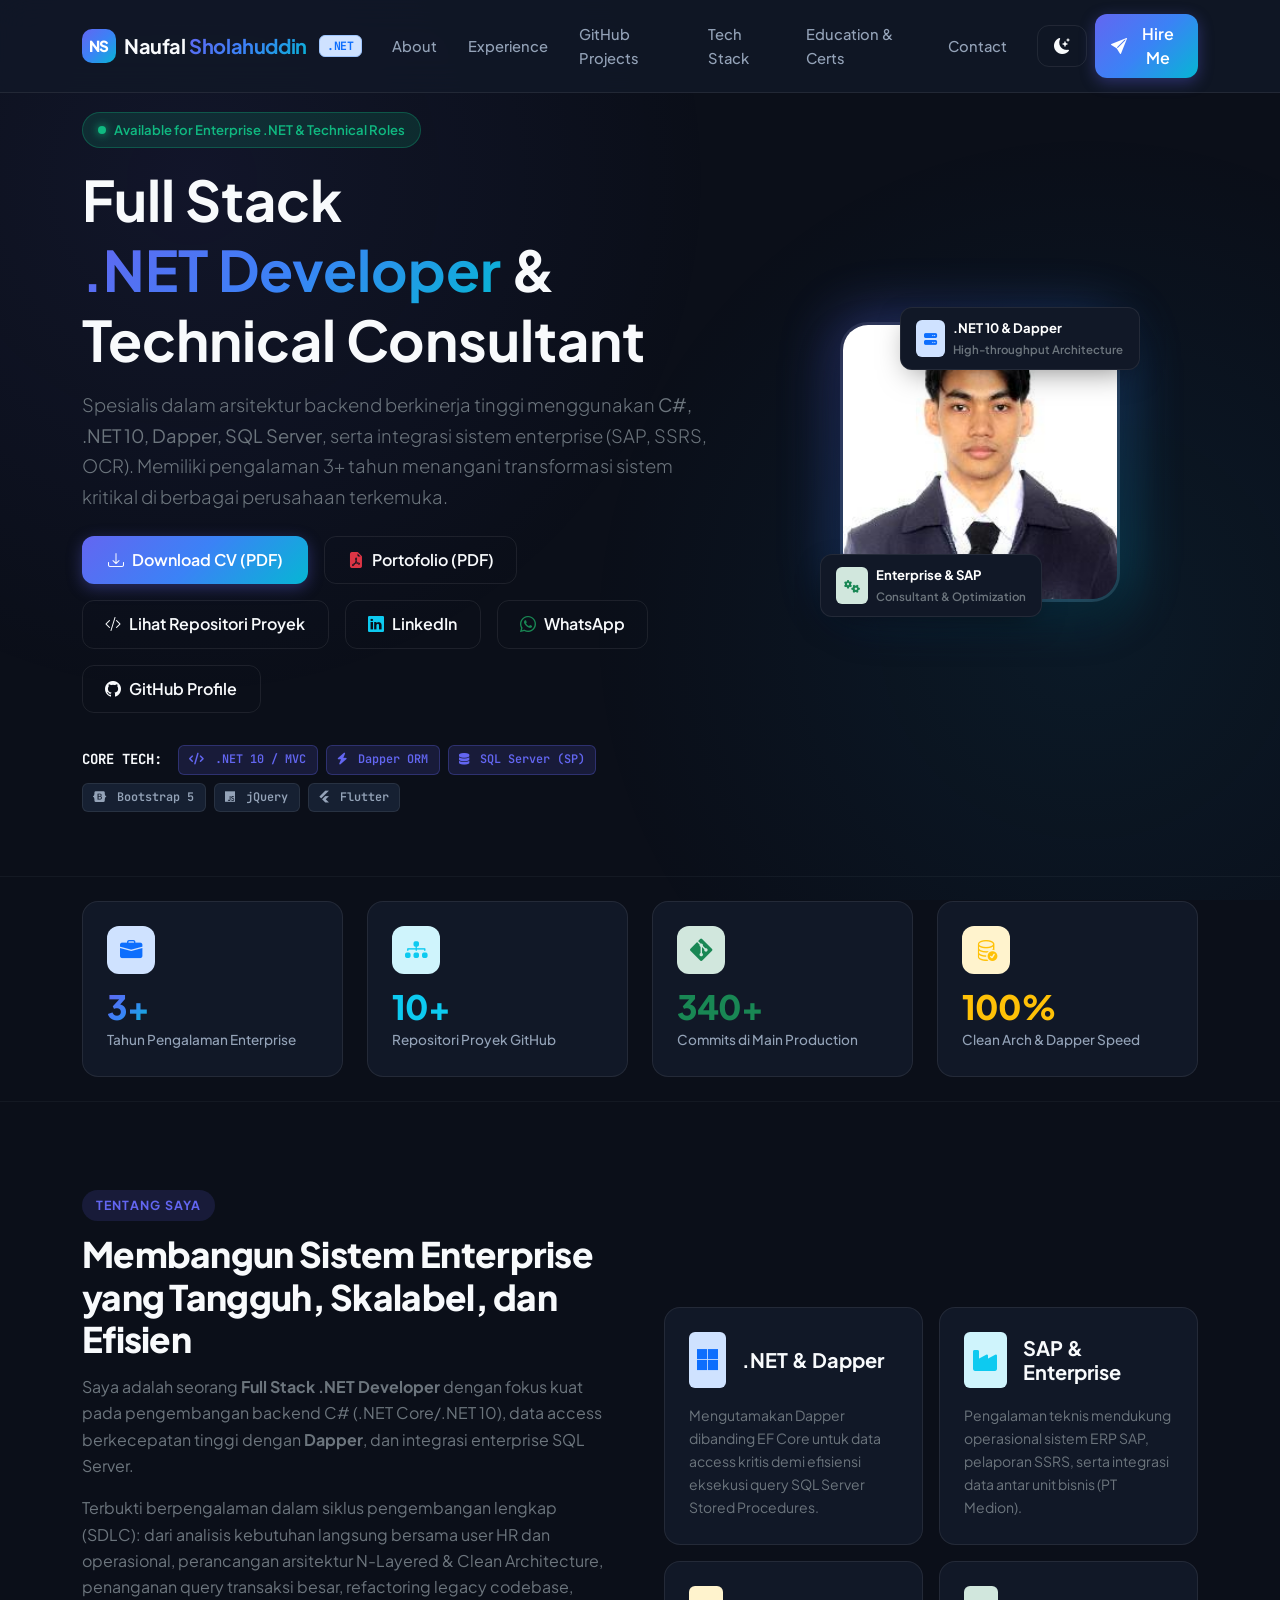
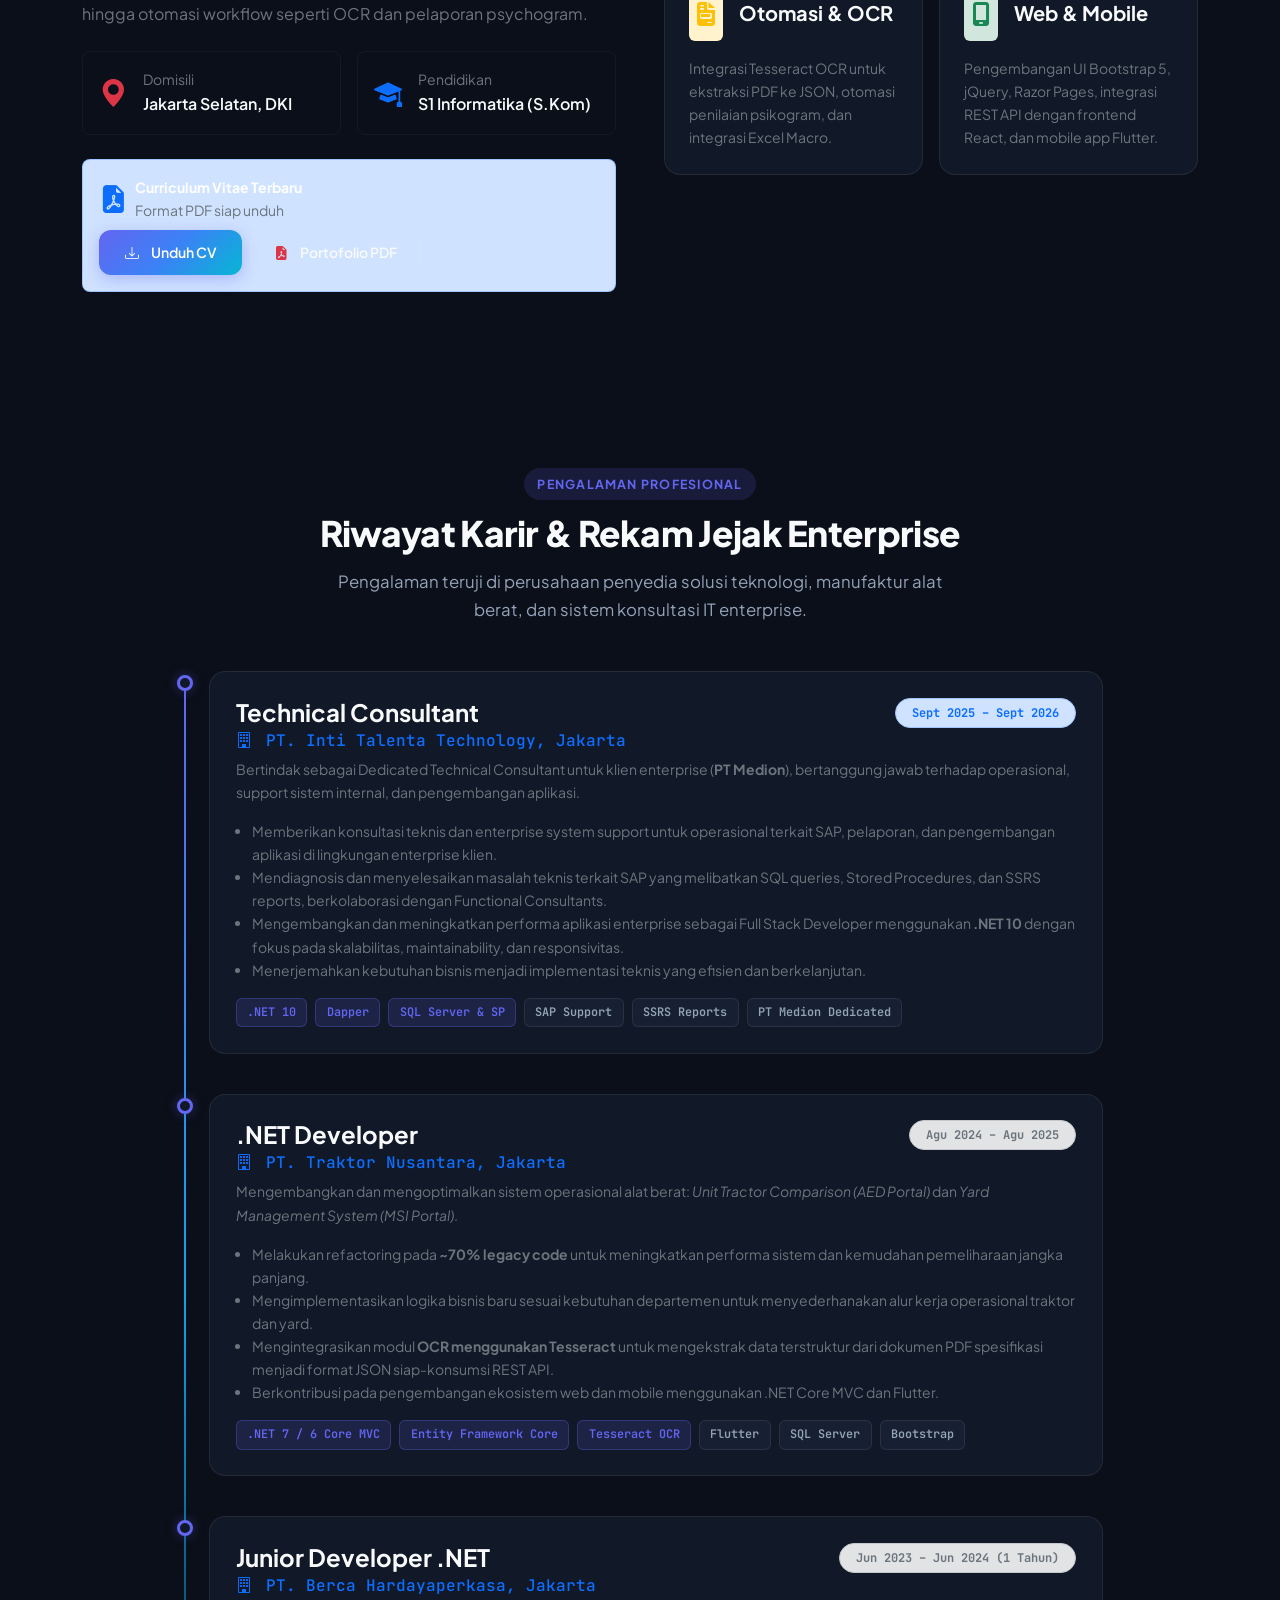
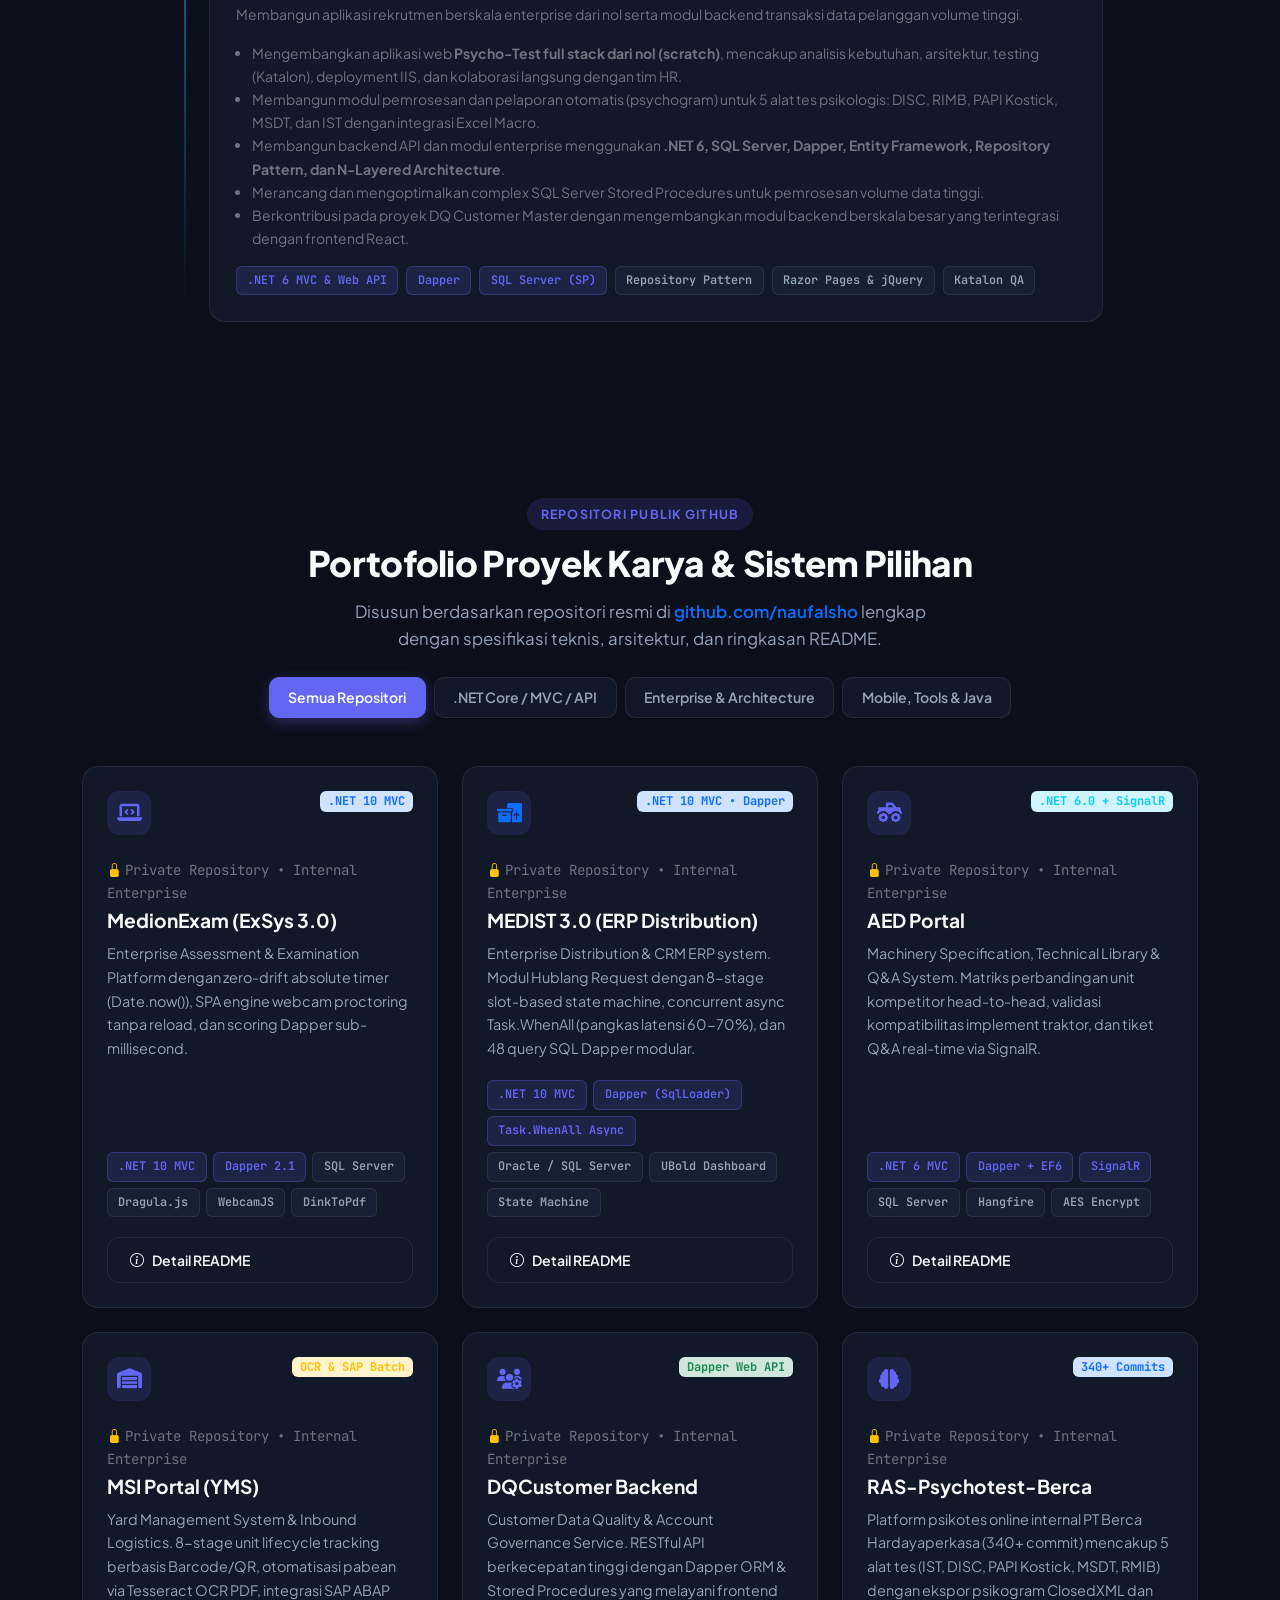
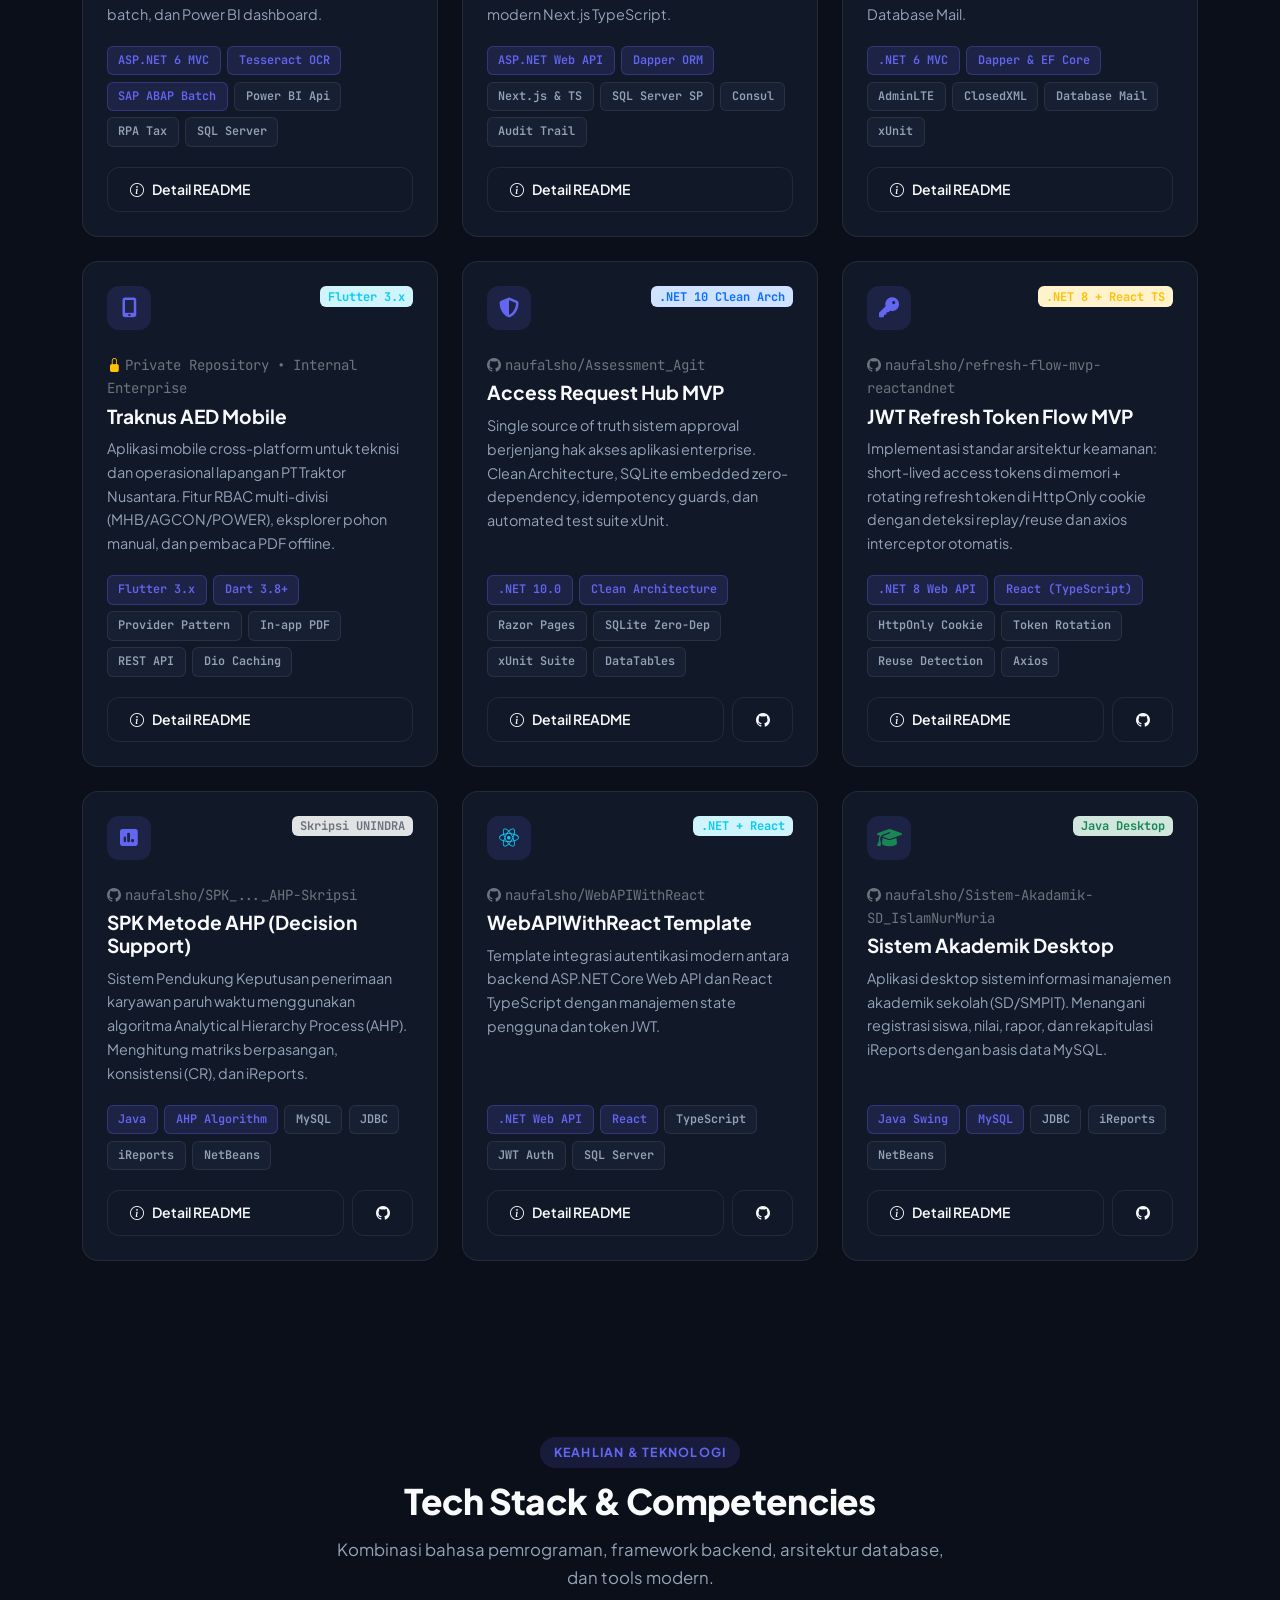
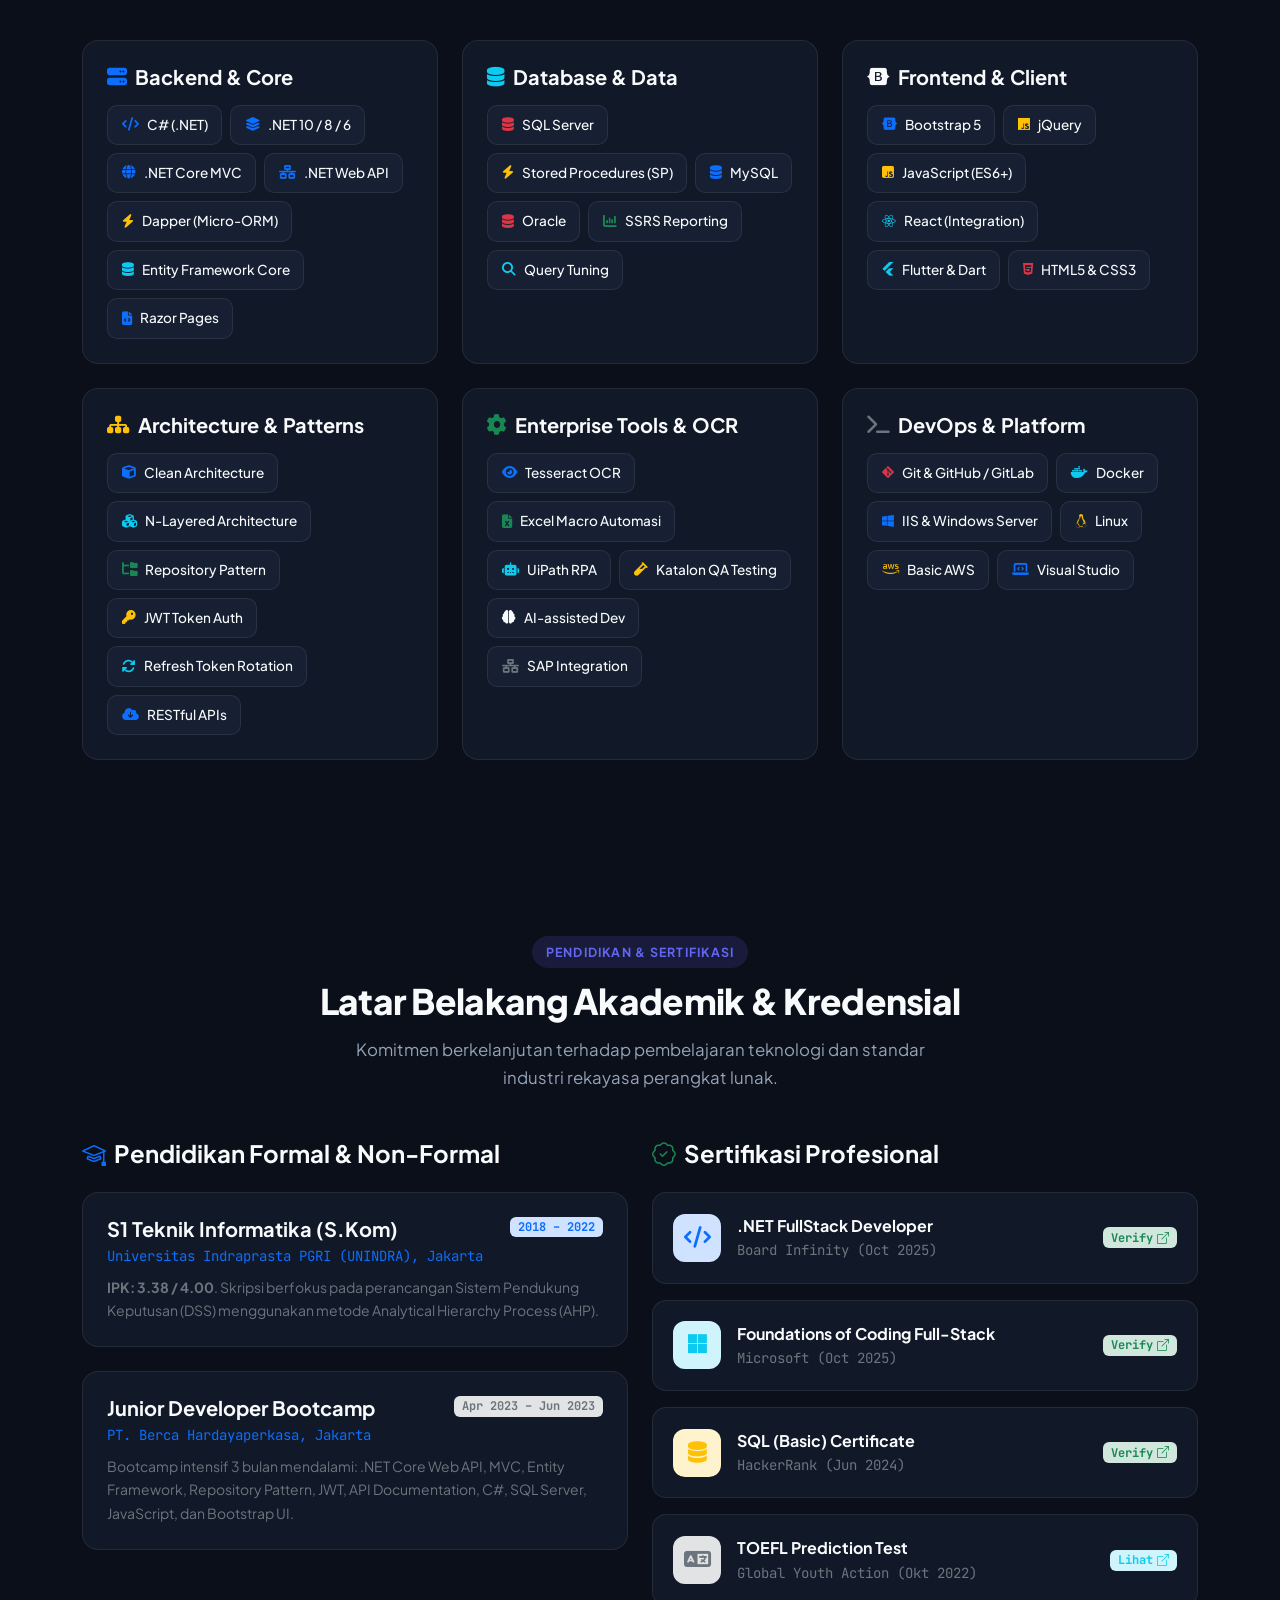
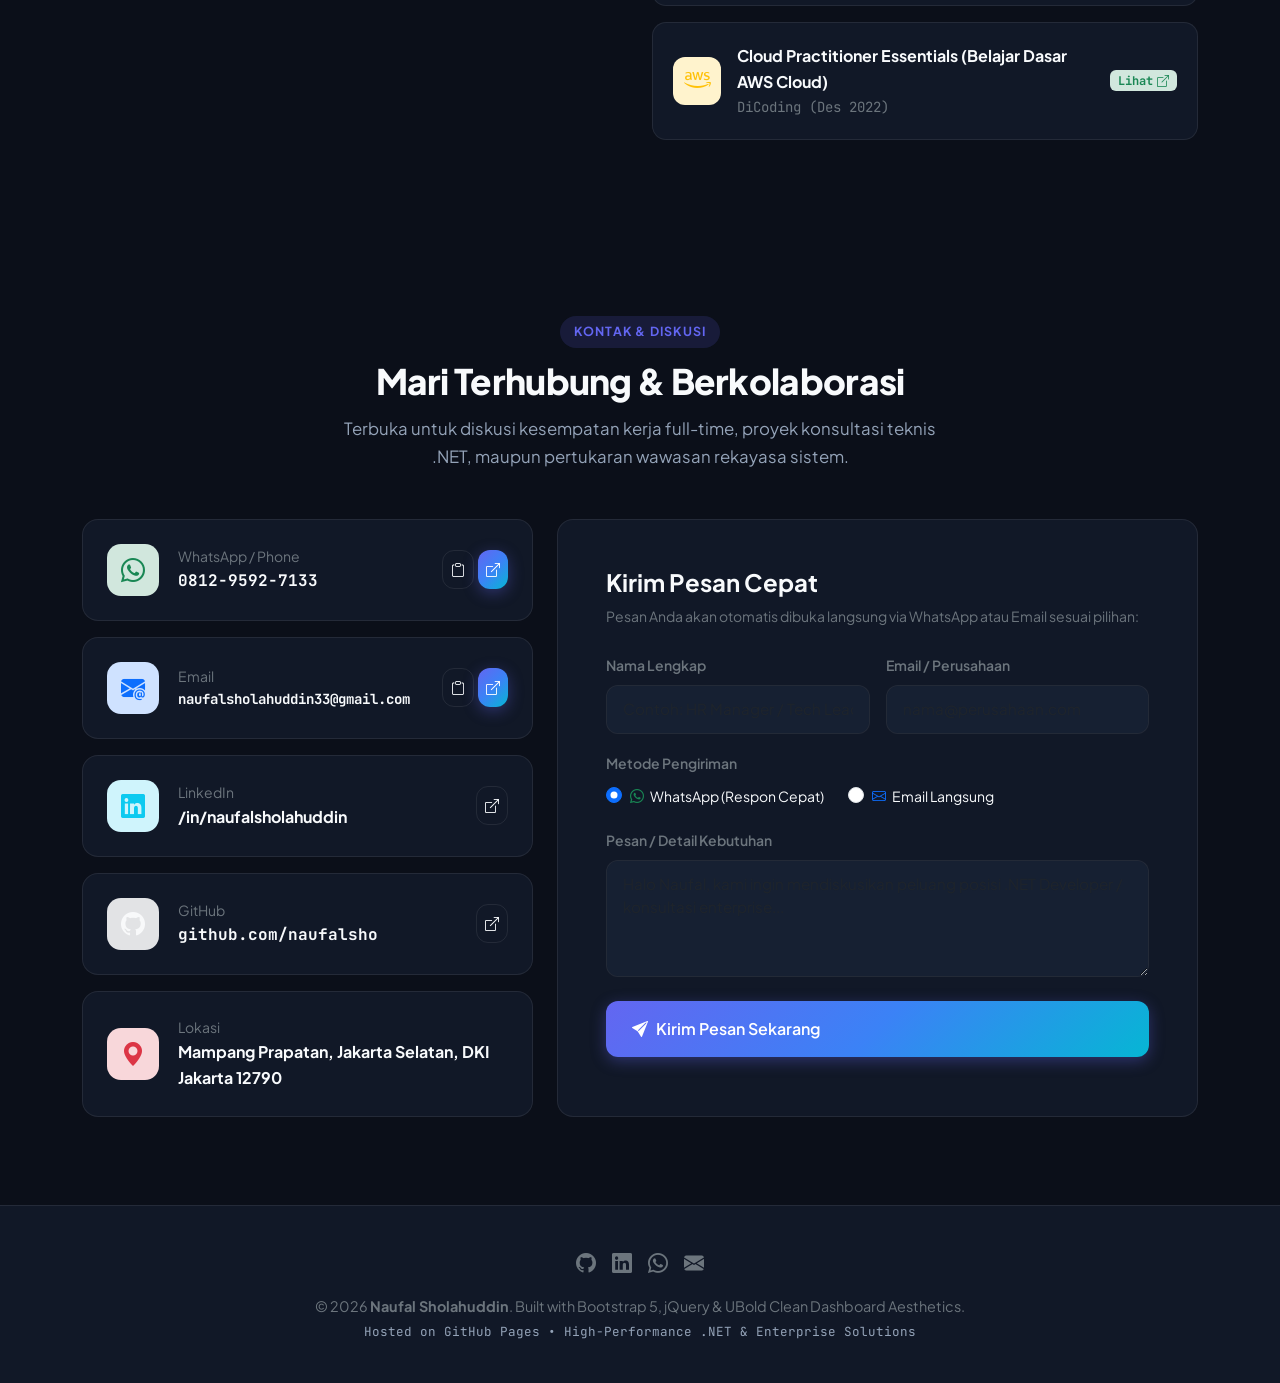
<file: index.html>
<!DOCTYPE html>
<html lang="id" data-theme="dark">
<head>
  <meta charset="UTF-8">
  <meta name="viewport" content="width=device-width, initial-scale=1.0">
  <title>Naufal Sholahuddin | Full Stack .NET Developer & Technical Consultant</title>
  <meta name="description" content="Portofolio resmi Naufal Sholahuddin - Full Stack .NET Developer spesialis C#, .NET 10, Dapper, SQL Server, SAP Integration, dan Enterprise Web Solutions.">
  <meta name="keywords" content="Naufal Sholahuddin, .NET Developer, C# Developer, Full Stack Developer Jakarta, Dapper, SQL Server, MedionExam, AED Portal, MSI Portal, DQCustomer, RAS-Psychotest, GitHub Portfolio">
  <meta name="author" content="Naufal Sholahuddin">
  
  <!-- Open Graph / Meta sharing -->
  <meta property="og:title" content="Naufal Sholahuddin | Full Stack .NET Developer">
  <meta property="og:description" content="Full Stack .NET Developer specializing in C#, .NET 10, Dapper, SQL Server, and enterprise system integration.">
  <meta property="og:type" content="website">
  <meta property="og:url" content="https://naufalsho.github.io/Portofolio_githubpages/">
  <meta property="og:image" content="https://avatars.githubusercontent.com/u/49790465?v=4">

  <!-- Google Fonts -->
  <link rel="preconnect" href="https://fonts.googleapis.com">
  <link rel="preconnect" href="https://fonts.gstatic.com" crossorigin>
  <link href="https://fonts.googleapis.com/css2?family=JetBrains+Mono:wght@400;500;600;700&family=Plus+Jakarta+Sans:wght@300;400;500;600;700;800&display=swap" rel="stylesheet">

  <!-- Bootstrap 5.3 CSS -->
  <link href="https://cdn.jsdelivr.net/npm/bootstrap@5.3.3/dist/css/bootstrap.min.css" rel="stylesheet">
  <!-- Bootstrap Icons -->
  <link href="https://cdn.jsdelivr.net/npm/bootstrap-icons@1.11.3/font/bootstrap-icons.min.css" rel="stylesheet">
  <!-- Font Awesome 6 -->
  <link rel="stylesheet" href="https://cdnjs.cloudflare.com/ajax/libs/font-awesome/6.5.1/css/all.min.css">

  <!-- Custom Stylesheet -->
  <link rel="stylesheet" href="css/style.css">

  <!-- Favicon -->
  <link rel="icon" type="image/png" href="assets/img/avatar.png">
</head>
<body>

  <!-- Ambient Light Effect -->
  <div class="ambient-glow"></div>

  <div class="content-wrapper">
    <!-- Navbar -->
    <nav class="navbar navbar-expand-lg fixed-top navbar-custom" id="mainNav">
      <div class="container">
        <a class="navbar-brand navbar-brand-logo" href="#">
          <span class="logo-badge">NS</span>
          <span>Naufal <span class="gradient-text">Sholahuddin</span></span>
          <span class="badge bg-primary-subtle text-primary border border-primary-subtle ms-1 d-none d-sm-inline font-mono" style="font-size: 0.72rem;">.NET</span>
        </a>

        <div class="d-flex align-items-center d-lg-none gap-2">
          <!-- Mobile Theme Toggle -->
          <button class="btn btn-outline-custom p-2" id="themeToggleBtnMobile" type="button" aria-label="Toggle Theme" onclick="$('#themeToggleBtn').click();">
            <i class="bi bi-moon-stars-fill" id="themeIconMobile"></i>
          </button>
          <button class="navbar-toggler border-0 shadow-none text-light" type="button" data-bs-toggle="collapse" data-bs-target="#navbarContent" aria-controls="navbarContent" aria-expanded="false" aria-label="Toggle navigation">
            <i class="bi bi-list fs-2 text-primary"></i>
          </button>
        </div>

        <div class="collapse navbar-collapse" id="navbarContent">
          <ul class="navbar-nav ms-auto mb-2 mb-lg-0 align-items-lg-center gap-1">
            <li class="nav-item">
              <a class="nav-link nav-link-custom" href="#about">About</a>
            </li>
            <li class="nav-item">
              <a class="nav-link nav-link-custom" href="#experience">Experience</a>
            </li>
            <li class="nav-item">
              <a class="nav-link nav-link-custom" href="#projects">GitHub Projects</a>
            </li>
            <li class="nav-item">
              <a class="nav-link nav-link-custom" href="#skills">Tech Stack</a>
            </li>
            <li class="nav-item">
              <a class="nav-link nav-link-custom" href="#education">Education & Certs</a>
            </li>
            <li class="nav-item">
              <a class="nav-link nav-link-custom" href="#contact">Contact</a>
            </li>
          </ul>

          <div class="d-flex align-items-center ms-lg-3 gap-2 mt-3 mt-lg-0">
            <!-- Theme Toggler Desktop -->
            <button class="btn btn-outline-custom d-none d-lg-inline-flex px-3 py-2" id="themeToggleBtn" type="button" title="Toggle Dark/Light Mode">
              <i class="bi bi-moon-stars-fill" id="themeIcon"></i>
            </button>
            <a href="#contact" class="btn btn-primary-gradient px-3 py-2">
              <i class="bi bi-send-fill"></i>
              <span>Hire Me</span>
            </a>
          </div>
        </div>
      </div>
    </nav>

    <!-- Hero Section -->
    <header class="hero-section" id="hero">
      <div class="container">
        <div class="row align-items-center g-5">
          <div class="col-lg-7">
            <div class="badge-status mb-3">
              <span class="status-dot"></span>
              <span>Available for Enterprise .NET & Technical Roles</span>
            </div>
            
            <h1 class="display-4 fw-bold lh-sm mb-3">
              Full Stack <span class="gradient-text">.NET Developer</span> & Technical Consultant
            </h1>
            
            <p class="lead text-secondary mb-4" style="font-size: 1.15rem;">
              Spesialis dalam arsitektur backend berkinerja tinggi menggunakan <strong>C#, .NET 10, Dapper, SQL Server</strong>, serta integrasi sistem enterprise (SAP, SSRS, OCR). Memiliki pengalaman 3+ tahun menangani transformasi sistem kritikal di berbagai perusahaan terkemuka.
            </p>

            <!-- Quick Action Buttons (including Download CV & LinkedIn) -->
            <div class="d-flex flex-wrap gap-3 mb-4">
              <!-- DOWNLOAD CV BUTTON -->
              <a href="assets/cv/CV_Naufal_Sholahuddin_DotNet_Developer.pdf" download="CV_Naufal_Sholahuddin_DotNet_Developer.pdf" class="btn btn-primary-gradient">
                <i class="bi bi-download"></i>
                <span>Download CV (PDF)</span>
              </a>
              <!-- DOWNLOAD PORTFOLIO PDF BUTTON -->
              <a href="assets/pdf/Portofolio_Naufal_Sholahuddin_DotNet_Developer.pdf" download="Portofolio_Naufal_Sholahuddin_DotNet_Developer.pdf" class="btn btn-outline-custom" title="Unduh Dokumen Portofolio Lengkap (PDF)">
                <i class="bi bi-file-earmark-pdf-fill text-danger"></i>
                <span>Portofolio (PDF)</span>
              </a>
              <a href="#projects" class="btn btn-outline-custom">
                <i class="bi bi-code-slash"></i>
                <span>Lihat Repositori Proyek</span>
              </a>
              <a href="https://www.linkedin.com/in/naufalsholahuddin" target="_blank" class="btn btn-outline-custom">
                <i class="bi bi-linkedin text-info"></i>
                <span>LinkedIn</span>
              </a>
              <a href="https://wa.me/6281295927133?text=Halo%20Naufal,%20saya%20tertarik%20dengan%20profil%20dan%20keahlian%20.NET%20Anda" target="_blank" class="btn btn-outline-custom">
                <i class="bi bi-whatsapp text-success"></i>
                <span>WhatsApp</span>
              </a>
              <a href="https://github.com/naufalsho" target="_blank" class="btn btn-outline-custom">
                <i class="bi bi-github"></i>
                <span>GitHub Profile</span>
              </a>
            </div>

            <!-- Key Badges -->
            <div class="d-flex flex-wrap align-items-center gap-2 pt-2">
              <span class="text-tertiary font-mono small fw-bold text-uppercase me-2">Core Tech:</span>
              <span class="tech-badge highlight"><i class="fa-solid fa-code me-1"></i> .NET 10 / MVC</span>
              <span class="tech-badge highlight"><i class="fa-solid fa-bolt me-1"></i> Dapper ORM</span>
              <span class="tech-badge highlight"><i class="fa-solid fa-database me-1"></i> SQL Server (SP)</span>
              <span class="tech-badge"><i class="fa-brands fa-bootstrap me-1"></i> Bootstrap 5</span>
              <span class="tech-badge"><i class="fa-brands fa-js me-1"></i> jQuery</span>
              <span class="tech-badge"><i class="fa-brands fa-flutter me-1"></i> Flutter</span>
            </div>
          </div>

          <div class="col-lg-5 text-center">
            <div class="hero-avatar-wrapper">
              <div class="hero-avatar-glow"></div>
              <img src="assets/img/avatar.png" onerror="this.src='https://avatars.githubusercontent.com/u/49790465?v=4'" alt="Naufal Sholahuddin" class="hero-avatar-img">
              
              <!-- Floating Card 1 -->
              <div class="floating-badge badge-top">
                <span class="p-2 rounded bg-primary-subtle text-primary"><i class="fa-solid fa-server"></i></span>
                <div class="text-start">
                  <div class="text-white fw-bold">.NET 10 & Dapper</div>
                  <small class="text-secondary">High-throughput Architecture</small>
                </div>
              </div>

              <!-- Floating Card 2 -->
              <div class="floating-badge badge-bottom">
                <span class="p-2 rounded bg-success-subtle text-success"><i class="fa-solid fa-gears"></i></span>
                <div class="text-start">
                  <div class="text-white fw-bold">Enterprise & SAP</div>
                  <small class="text-secondary">Consultant & Optimization</small>
                </div>
              </div>
            </div>
          </div>
        </div>
      </div>
    </header>

    <!-- Metrics Bar (UBold Dashboard Style) -->
    <section class="py-4 border-top border-bottom border-secondary border-opacity-10 bg-surface">
      <div class="container">
        <div class="row g-4">
          <div class="col-6 col-md-3">
            <div class="metric-card">
              <div class="metric-icon-box bg-primary-subtle text-primary">
                <i class="bi bi-briefcase-fill"></i>
              </div>
              <div class="metric-number gradient-text">3+</div>
              <div class="metric-label">Tahun Pengalaman Enterprise</div>
            </div>
          </div>
          <div class="col-6 col-md-3">
            <div class="metric-card">
              <div class="metric-icon-box bg-info-subtle text-info">
                <i class="bi bi-diagram-3-fill"></i>
              </div>
              <div class="metric-number text-info">10+</div>
              <div class="metric-label">Repositori Proyek GitHub</div>
            </div>
          </div>
          <div class="col-6 col-md-3">
            <div class="metric-card">
              <div class="metric-icon-box bg-success-subtle text-success">
                <i class="bi bi-git"></i>
              </div>
              <div class="metric-number text-success">340+</div>
              <div class="metric-label">Commits di Main Production</div>
            </div>
          </div>
          <div class="col-6 col-md-3">
            <div class="metric-card">
              <div class="metric-icon-box bg-warning-subtle text-warning">
                <i class="bi bi-database-check"></i>
              </div>
              <div class="metric-number text-warning">100%</div>
              <div class="metric-label">Clean Arch & Dapper Speed</div>
            </div>
          </div>
        </div>
      </div>
    </section>

    <!-- About Section -->
    <section class="section-padding" id="about">
      <div class="container">
        <div class="row align-items-center g-5">
          <div class="col-lg-6">
            <span class="section-tag">Tentang Saya</span>
            <h2 class="section-title">Membangun Sistem Enterprise yang Tangguh, Skalabel, dan Efisien</h2>
            <p class="text-secondary mb-3">
              Saya adalah seorang <strong>Full Stack .NET Developer</strong> dengan fokus kuat pada pengembangan backend C# (.NET Core/.NET 10), data access berkecepatan tinggi dengan <strong>Dapper</strong>, dan integrasi enterprise SQL Server.
            </p>
            <p class="text-secondary mb-4">
              Terbukti berpengalaman dalam siklus pengembangan lengkap (SDLC): dari analisis kebutuhan langsung bersama user HR dan operasional, perancangan arsitektur N-Layered & Clean Architecture, penanganan query transaksi besar, refactoring legacy codebase, hingga otomasi workflow seperti OCR dan pelaporan psychogram.
            </p>

            <div class="row g-3 mb-4">
              <div class="col-sm-6">
                <div class="d-flex align-items-center gap-3 p-3 rounded-3 bg-surface border border-secondary border-opacity-10">
                  <i class="bi bi-geo-alt-fill text-danger fs-3"></i>
                  <div>
                    <div class="small text-secondary">Domisili</div>
                    <div class="fw-semibold">Jakarta Selatan, DKI</div>
                  </div>
                </div>
              </div>
              <div class="col-sm-6">
                <div class="d-flex align-items-center gap-3 p-3 rounded-3 bg-surface border border-secondary border-opacity-10">
                  <i class="bi bi-mortarboard-fill text-primary fs-3"></i>
                  <div>
                    <div class="small text-secondary">Pendidikan</div>
                    <div class="fw-semibold">S1 Informatika (S.Kom)</div>
                  </div>
                </div>
              </div>
            </div>

            <!-- Download CV callout -->
            <div class="p-3 rounded-3 bg-primary-subtle border border-primary border-opacity-25 d-flex align-items-center justify-content-between flex-wrap gap-2">
              <div class="d-flex align-items-center gap-2">
                <i class="bi bi-file-earmark-pdf-fill fs-3 text-primary"></i>
                <div>
                  <div class="fw-bold small text-white">Curriculum Vitae Terbaru</div>
                  <div class="small text-secondary">Format PDF siap unduh</div>
                </div>
              </div>
              <div class="d-flex flex-wrap gap-2">
                <a href="assets/cv/CV_Naufal_Sholahuddin_DotNet_Developer.pdf" download="CV_Naufal_Sholahuddin_DotNet_Developer.pdf" class="btn btn-primary-gradient btn-sm">
                  <i class="bi bi-download me-1"></i> Unduh CV
                </a>
                <a href="assets/pdf/Portofolio_Naufal_Sholahuddin_DotNet_Developer.pdf" download="Portofolio_Naufal_Sholahuddin_DotNet_Developer.pdf" class="btn btn-outline-custom btn-sm">
                  <i class="bi bi-file-earmark-pdf-fill text-danger me-1"></i> Portofolio PDF
                </a>
              </div>
            </div>
          </div>

          <div class="col-lg-6">
            <div class="row g-3">
              <!-- Pillar 1 -->
              <div class="col-md-6">
                <div class="skill-category-card">
                  <div class="d-flex align-items-center gap-3 mb-3">
                    <span class="p-2 rounded bg-primary-subtle text-primary fs-4"><i class="fa-brands fa-microsoft"></i></span>
                    <h5 class="fw-bold mb-0">.NET & Dapper</h5>
                  </div>
                  <p class="small text-secondary mb-0">Mengutamakan Dapper dibanding EF Core untuk data access kritis demi efisiensi eksekusi query SQL Server Stored Procedures.</p>
                </div>
              </div>

              <!-- Pillar 2 -->
              <div class="col-md-6">
                <div class="skill-category-card">
                  <div class="d-flex align-items-center gap-3 mb-3">
                    <span class="p-2 rounded bg-info-subtle text-info fs-4"><i class="fa-solid fa-industry"></i></span>
                    <h5 class="fw-bold mb-0">SAP & Enterprise</h5>
                  </div>
                  <p class="small text-secondary mb-0">Pengalaman teknis mendukung operasional sistem ERP SAP, pelaporan SSRS, serta integrasi data antar unit bisnis (PT Medion).</p>
                </div>
              </div>

              <!-- Pillar 3 -->
              <div class="col-md-6">
                <div class="skill-category-card">
                  <div class="d-flex align-items-center gap-3 mb-3">
                    <span class="p-2 rounded bg-warning-subtle text-warning fs-4"><i class="fa-solid fa-file-invoice"></i></span>
                    <h5 class="fw-bold mb-0">Otomasi & OCR</h5>
                  </div>
                  <p class="small text-secondary mb-0">Integrasi Tesseract OCR untuk ekstraksi PDF ke JSON, otomasi penilaian psikogram, dan integrasi Excel Macro.</p>
                </div>
              </div>

              <!-- Pillar 4 -->
              <div class="col-md-6">
                <div class="skill-category-card">
                  <div class="d-flex align-items-center gap-3 mb-3">
                    <span class="p-2 rounded bg-success-subtle text-success fs-4"><i class="fa-solid fa-mobile-screen"></i></span>
                    <h5 class="fw-bold mb-0">Web & Mobile</h5>
                  </div>
                  <p class="small text-secondary mb-0">Pengembangan UI Bootstrap 5, jQuery, Razor Pages, integrasi REST API dengan frontend React, dan mobile app Flutter.</p>
                </div>
              </div>
            </div>
          </div>
        </div>
      </div>
    </section>

    <!-- Experience Timeline Section -->
    <section class="section-padding bg-surface-elevated" id="experience">
      <div class="container">
        <div class="text-center mb-5">
          <span class="section-tag">Pengalaman Profesional</span>
          <h2 class="section-title">Riwayat Karir & Rekam Jejak Enterprise</h2>
          <p class="section-subtitle mx-auto">Pengalaman teruji di perusahaan penyedia solusi teknologi, manufaktur alat berat, dan sistem konsultasi IT enterprise.</p>
        </div>

        <div class="row justify-content-center">
          <div class="col-lg-10">
            <div class="timeline-container">
              
              <!-- Experience 1 -->
              <div class="timeline-item">
                <div class="timeline-dot"></div>
                <div class="timeline-card">
                  <div class="d-flex flex-wrap justify-content-between align-items-start gap-2 mb-2">
                    <div>
                      <h4 class="fw-bold mb-1">Technical Consultant</h4>
                      <h5 class="text-primary mb-0 font-mono fs-6"><i class="bi bi-building me-1"></i> PT. Inti Talenta Technology, Jakarta</h5>
                    </div>
                    <span class="badge bg-primary-subtle text-primary border border-primary-subtle px-3 py-2 rounded-pill font-mono">
                      Sept 2025 – Sept 2026
                    </span>
                  </div>
                  
                  <p class="text-secondary small mb-3">
                    Bertindak sebagai Dedicated Technical Consultant untuk klien enterprise (<strong>PT Medion</strong>), bertanggung jawab terhadap operasional, support sistem internal, dan pengembangan aplikasi.
                  </p>

                  <ul class="text-secondary small ps-3 mb-3">
                    <li>Memberikan konsultasi teknis dan enterprise system support untuk operasional terkait SAP, pelaporan, dan pengembangan aplikasi di lingkungan enterprise klien.</li>
                    <li>Mendiagnosis dan menyelesaikan masalah teknis terkait SAP yang melibatkan SQL queries, Stored Procedures, dan SSRS reports, berkolaborasi dengan Functional Consultants.</li>
                    <li>Mengembangkan dan meningkatkan performa aplikasi enterprise sebagai Full Stack Developer menggunakan <strong>.NET 10</strong> dengan fokus pada skalabilitas, maintainability, dan responsivitas.</li>
                    <li>Menerjemahkan kebutuhan bisnis menjadi implementasi teknis yang efisien dan berkelanjutan.</li>
                  </ul>

                  <div class="d-flex flex-wrap gap-2">
                    <span class="tech-badge highlight">.NET 10</span>
                    <span class="tech-badge highlight">Dapper</span>
                    <span class="tech-badge highlight">SQL Server & SP</span>
                    <span class="tech-badge">SAP Support</span>
                    <span class="tech-badge">SSRS Reports</span>
                    <span class="tech-badge">PT Medion Dedicated</span>
                  </div>
                </div>
              </div>

              <!-- Experience 2 -->
              <div class="timeline-item">
                <div class="timeline-dot"></div>
                <div class="timeline-card">
                  <div class="d-flex flex-wrap justify-content-between align-items-start gap-2 mb-2">
                    <div>
                      <h4 class="fw-bold mb-1">.NET Developer</h4>
                      <h5 class="text-primary mb-0 font-mono fs-6"><i class="bi bi-building me-1"></i> PT. Traktor Nusantara, Jakarta</h5>
                    </div>
                    <span class="badge bg-secondary-subtle text-secondary border border-secondary-subtle px-3 py-2 rounded-pill font-mono">
                      Agu 2024 – Agu 2025
                    </span>
                  </div>

                  <p class="text-secondary small mb-3">
                    Mengembangkan dan mengoptimalkan sistem operasional alat berat: <em>Unit Tractor Comparison (AED Portal)</em> dan <em>Yard Management System (MSI Portal)</em>.
                  </p>

                  <ul class="text-secondary small ps-3 mb-3">
                    <li>Melakukan refactoring pada <strong>~70% legacy code</strong> untuk meningkatkan performa sistem dan kemudahan pemeliharaan jangka panjang.</li>
                    <li>Mengimplementasikan logika bisnis baru sesuai kebutuhan departemen untuk menyederhanakan alur kerja operasional traktor dan yard.</li>
                    <li>Mengintegrasikan modul <strong>OCR menggunakan Tesseract</strong> untuk mengekstrak data terstruktur dari dokumen PDF spesifikasi menjadi format JSON siap-konsumsi REST API.</li>
                    <li>Berkontribusi pada pengembangan ekosistem web dan mobile menggunakan .NET Core MVC dan Flutter.</li>
                  </ul>

                  <div class="d-flex flex-wrap gap-2">
                    <span class="tech-badge highlight">.NET 7 / 6 Core MVC</span>
                    <span class="tech-badge highlight">Entity Framework Core</span>
                    <span class="tech-badge highlight">Tesseract OCR</span>
                    <span class="tech-badge">Flutter</span>
                    <span class="tech-badge">SQL Server</span>
                    <span class="tech-badge">Bootstrap</span>
                  </div>
                </div>
              </div>

              <!-- Experience 3 -->
              <div class="timeline-item">
                <div class="timeline-dot"></div>
                <div class="timeline-card">
                  <div class="d-flex flex-wrap justify-content-between align-items-start gap-2 mb-2">
                    <div>
                      <h4 class="fw-bold mb-1">Junior Developer .NET</h4>
                      <h5 class="text-primary mb-0 font-mono fs-6"><i class="bi bi-building me-1"></i> PT. Berca Hardayaperkasa, Jakarta</h5>
                    </div>
                    <span class="badge bg-secondary-subtle text-secondary border border-secondary-subtle px-3 py-2 rounded-pill font-mono">
                      Jun 2023 – Jun 2024 (1 Tahun)
                    </span>
                  </div>

                  <p class="text-secondary small mb-3">
                    Membangun aplikasi rekrutmen berskala enterprise dari nol serta modul backend transaksi data pelanggan volume tinggi.
                  </p>

                  <ul class="text-secondary small ps-3 mb-3">
                    <li>Mengembangkan aplikasi web <strong>Psycho-Test full stack dari nol (scratch)</strong>, mencakup analisis kebutuhan, arsitektur, testing (Katalon), deployment IIS, dan kolaborasi langsung dengan tim HR.</li>
                    <li>Membangun modul pemrosesan dan pelaporan otomatis (psychogram) untuk 5 alat tes psikologis: DISC, RIMB, PAPI Kostick, MSDT, dan IST dengan integrasi Excel Macro.</li>
                    <li>Membangun backend API dan modul enterprise menggunakan <strong>.NET 6, SQL Server, Dapper, Entity Framework, Repository Pattern, dan N-Layered Architecture</strong>.</li>
                    <li>Merancang dan mengoptimalkan complex SQL Server Stored Procedures untuk pemrosesan volume data tinggi.</li>
                    <li>Berkontribusi pada proyek DQ Customer Master dengan mengembangkan modul backend berskala besar yang terintegrasi dengan frontend React.</li>
                  </ul>

                  <div class="d-flex flex-wrap gap-2">
                    <span class="tech-badge highlight">.NET 6 MVC & Web API</span>
                    <span class="tech-badge highlight">Dapper</span>
                    <span class="tech-badge highlight">SQL Server (SP)</span>
                    <span class="tech-badge">Repository Pattern</span>
                    <span class="tech-badge">Razor Pages & jQuery</span>
                    <span class="tech-badge">Katalon QA</span>
                  </div>
                </div>
              </div>

            </div>
          </div>
        </div>
      </div>
    </section>

    <!-- Projects Section (STRICTLY FROM GITHUB REPOSITORIES & READMES) -->
    <section class="section-padding" id="projects">
      <div class="container">
        <div class="text-center mb-5">
          <span class="section-tag">Repositori Publik GitHub</span>
          <h2 class="section-title">Portofolio Proyek Karya & Sistem Pilihan</h2>
          <p class="section-subtitle mx-auto">
            Disusun berdasarkan repositori resmi di <a href="https://github.com/naufalsho" target="_blank" class="text-primary fw-semibold">github.com/naufalsho</a> lengkap dengan spesifikasi teknis, arsitektur, dan ringkasan README.
          </p>

          <!-- Filter Navigation -->
          <div class="d-flex flex-wrap justify-content-center gap-2 mt-4">
            <button class="filter-btn active" data-filter="all">Semua Repositori</button>
            <button class="filter-btn" data-filter="dotnet">.NET Core / MVC / API</button>
            <button class="filter-btn" data-filter="fullstack">Enterprise & Architecture</button>
            <button class="filter-btn" data-filter="mobile-tools">Mobile, Tools & Java</button>
          </div>
        </div>

        <div class="row g-4" id="projectContainer">
          
          <!-- Repo 1: MedionExam -->
          <div class="col-md-6 col-lg-4 project-item dotnet fullstack">
            <div class="card-custom project-card">
              <div class="project-card-header">
                <div class="project-icon-box">
                  <i class="fa-solid fa-laptop-code"></i>
                </div>
                <span class="badge bg-primary-subtle text-primary font-mono small">.NET 10 MVC</span>
              </div>
              <div class="project-card-body">
                <div class="small text-secondary mb-1 font-mono">
                  <i class="bi bi-lock-fill text-warning me-1"></i>Private Repository &bull; Internal Enterprise
                </div>
                <h5 class="project-card-title">MedionExam (ExSys 3.0)</h5>
                <p class="project-card-desc">
                  Enterprise Assessment & Examination Platform dengan zero-drift absolute timer (Date.now()), SPA engine webcam proctoring tanpa reload, dan scoring Dapper sub-millisecond.
                </p>
                <div class="tech-badge-container">
                  <span class="tech-badge highlight">.NET 10 MVC</span>
                  <span class="tech-badge highlight">Dapper 2.1</span>
                  <span class="tech-badge">SQL Server</span>
                  <span class="tech-badge">Dragula.js</span>
                  <span class="tech-badge">WebcamJS</span>
                  <span class="tech-badge">DinkToPdf</span>
                </div>
                <div class="d-flex gap-2 mt-auto">
                  <button class="btn btn-outline-custom w-100 btn-sm btn-view-detail" data-project="medionexam">
                    <i class="bi bi-info-circle"></i> Detail README
                  </button>
                </div>
              </div>
            </div>
          </div>

          <!-- Repo 2: Medist_v3.0 -->
          <div class="col-md-6 col-lg-4 project-item dotnet fullstack">
            <div class="card-custom project-card">
              <div class="project-card-header">
                <div class="project-icon-box">
                  <i class="fa-solid fa-boxes-packing text-primary"></i>
                </div>
                <span class="badge bg-primary-subtle text-primary font-mono small">.NET 10 MVC • Dapper</span>
              </div>
              <div class="project-card-body">
                <div class="small text-secondary mb-1 font-mono">
                  <i class="bi bi-lock-fill text-warning me-1"></i>Private Repository &bull; Internal Enterprise
                </div>
                <h5 class="project-card-title">MEDIST 3.0 (ERP Distribution)</h5>
                <p class="project-card-desc">
                  Enterprise Distribution & CRM ERP system. Modul Hublang Request dengan 8-stage slot-based state machine, concurrent async Task.WhenAll (pangkas latensi 60-70%), dan 48 query SQL Dapper modular.
                </p>
                <div class="tech-badge-container">
                  <span class="tech-badge highlight">.NET 10 MVC</span>
                  <span class="tech-badge highlight">Dapper (SqlLoader)</span>
                  <span class="tech-badge highlight">Task.WhenAll Async</span>
                  <span class="tech-badge">Oracle / SQL Server</span>
                  <span class="tech-badge">UBold Dashboard</span>
                  <span class="tech-badge">State Machine</span>
                </div>
                <div class="d-flex gap-2 mt-auto">
                  <button class="btn btn-outline-custom w-100 btn-sm btn-view-detail" data-project="medist3">
                    <i class="bi bi-info-circle"></i> Detail README
                  </button>
                </div>
              </div>
            </div>
          </div>

          <!-- Repo 3: AED-1 -->
          <div class="col-md-6 col-lg-4 project-item dotnet fullstack">
            <div class="card-custom project-card">
              <div class="project-card-header">
                <div class="project-icon-box">
                  <i class="fa-solid fa-truck-monster"></i>
                </div>
                <span class="badge bg-info-subtle text-info font-mono small">.NET 6.0 + SignalR</span>
              </div>
              <div class="project-card-body">
                <div class="small text-secondary mb-1 font-mono">
                  <i class="bi bi-lock-fill text-warning me-1"></i>Private Repository &bull; Internal Enterprise
                </div>
                <h5 class="project-card-title">AED Portal</h5>
                <p class="project-card-desc">
                  Machinery Specification, Technical Library & Q&A System. Matriks perbandingan unit kompetitor head-to-head, validasi kompatibilitas implement traktor, dan tiket Q&A real-time via SignalR.
                </p>
                <div class="tech-badge-container">
                  <span class="tech-badge highlight">.NET 6 MVC</span>
                  <span class="tech-badge highlight">Dapper + EF6</span>
                  <span class="tech-badge highlight">SignalR</span>
                  <span class="tech-badge">SQL Server</span>
                  <span class="tech-badge">Hangfire</span>
                  <span class="tech-badge">AES Encrypt</span>
                </div>
                <div class="d-flex gap-2 mt-auto">
                  <button class="btn btn-outline-custom w-100 btn-sm btn-view-detail" data-project="aedportal">
                    <i class="bi bi-info-circle"></i> Detail README
                  </button>
                </div>
              </div>
            </div>
          </div>

          <!-- Repo 3: MSI-v01 -->
          <div class="col-md-6 col-lg-4 project-item dotnet fullstack">
            <div class="card-custom project-card">
              <div class="project-card-header">
                <div class="project-icon-box">
                  <i class="fa-solid fa-warehouse"></i>
                </div>
                <span class="badge bg-warning-subtle text-warning font-mono small">OCR & SAP Batch</span>
              </div>
              <div class="project-card-body">
                <div class="small text-secondary mb-1 font-mono">
                  <i class="bi bi-lock-fill text-warning me-1"></i>Private Repository &bull; Internal Enterprise
                </div>
                <h5 class="project-card-title">MSI Portal (YMS)</h5>
                <p class="project-card-desc">
                  Yard Management System & Inbound Logistics. 8-stage unit lifecycle tracking berbasis Barcode/QR, otomatisasi pabean via Tesseract OCR PDF, integrasi SAP ABAP batch, dan Power BI dashboard.
                </p>
                <div class="tech-badge-container">
                  <span class="tech-badge highlight">ASP.NET 6 MVC</span>
                  <span class="tech-badge highlight">Tesseract OCR</span>
                  <span class="tech-badge highlight">SAP ABAP Batch</span>
                  <span class="tech-badge">Power BI Api</span>
                  <span class="tech-badge">RPA Tax</span>
                  <span class="tech-badge">SQL Server</span>
                </div>
                <div class="d-flex gap-2 mt-auto">
                  <button class="btn btn-outline-custom w-100 btn-sm btn-view-detail" data-project="msiportal">
                    <i class="bi bi-info-circle"></i> Detail README
                  </button>
                </div>
              </div>
            </div>
          </div>

          <!-- Repo 4: DQCustomerBackEnd -->
          <div class="col-md-6 col-lg-4 project-item dotnet fullstack">
            <div class="card-custom project-card">
              <div class="project-card-header">
                <div class="project-icon-box">
                  <i class="fa-solid fa-users-gear"></i>
                </div>
                <span class="badge bg-success-subtle text-success font-mono small">Dapper Web API</span>
              </div>
              <div class="project-card-body">
                <div class="small text-secondary mb-1 font-mono">
                  <i class="bi bi-lock-fill text-warning me-1"></i>Private Repository &bull; Internal Enterprise
                </div>
                <h5 class="project-card-title">DQCustomer Backend</h5>
                <p class="project-card-desc">
                  Customer Data Quality & Account Governance Service. RESTful API berkecepatan tinggi dengan Dapper ORM & Stored Procedures yang melayani frontend modern Next.js TypeScript.
                </p>
                <div class="tech-badge-container">
                  <span class="tech-badge highlight">ASP.NET Web API</span>
                  <span class="tech-badge highlight">Dapper ORM</span>
                  <span class="tech-badge">Next.js & TS</span>
                  <span class="tech-badge">SQL Server SP</span>
                  <span class="tech-badge">Consul</span>
                  <span class="tech-badge">Audit Trail</span>
                </div>
                <div class="d-flex gap-2 mt-auto">
                  <button class="btn btn-outline-custom w-100 btn-sm btn-view-detail" data-project="dqcustomer">
                    <i class="bi bi-info-circle"></i> Detail README
                  </button>
                </div>
              </div>
            </div>
          </div>

          <!-- Repo 5: RAS-Psychotest-Berca -->
          <div class="col-md-6 col-lg-4 project-item dotnet fullstack">
            <div class="card-custom project-card">
              <div class="project-card-header">
                <div class="project-icon-box">
                  <i class="fa-solid fa-brain"></i>
                </div>
                <span class="badge bg-primary-subtle text-primary font-mono small">340+ Commits</span>
              </div>
              <div class="project-card-body">
                <div class="small text-secondary mb-1 font-mono">
                  <i class="bi bi-lock-fill text-warning me-1"></i>Private Repository &bull; Internal Enterprise
                </div>
                <h5 class="project-card-title">RAS-Psychotest-Berca</h5>
                <p class="project-card-desc">
                  Platform psikotes online internal PT Berca Hardayaperkasa (340+ commit) mencakup 5 alat tes (IST, DISC, PAPI Kostick, MSDT, RMIB) dengan ekspor psikogram ClosedXML dan Database Mail.
                </p>
                <div class="tech-badge-container">
                  <span class="tech-badge highlight">.NET 6 MVC</span>
                  <span class="tech-badge highlight">Dapper & EF Core</span>
                  <span class="tech-badge">AdminLTE</span>
                  <span class="tech-badge">ClosedXML</span>
                  <span class="tech-badge">Database Mail</span>
                  <span class="tech-badge">xUnit</span>
                </div>
                <div class="d-flex gap-2 mt-auto">
                  <button class="btn btn-outline-custom w-100 btn-sm btn-view-detail" data-project="raspsychotest">
                    <i class="bi bi-info-circle"></i> Detail README
                  </button>
                </div>
              </div>
            </div>
          </div>

          <!-- Repo 6: Traknus AED Mobile -->
          <div class="col-md-6 col-lg-4 project-item mobile-tools">
            <div class="card-custom project-card">
              <div class="project-card-header">
                <div class="project-icon-box">
                  <i class="fa-solid fa-mobile-screen-button"></i>
                </div>
                <span class="badge bg-info-subtle text-info font-mono small">Flutter 3.x</span>
              </div>
              <div class="project-card-body">
                <div class="small text-secondary mb-1 font-mono">
                  <i class="bi bi-lock-fill text-warning me-1"></i>Private Repository &bull; Internal Enterprise
                </div>
                <h5 class="project-card-title">Traknus AED Mobile</h5>
                <p class="project-card-desc">
                  Aplikasi mobile cross-platform untuk teknisi dan operasional lapangan PT Traktor Nusantara. Fitur RBAC multi-divisi (MHB/AGCON/POWER), eksplorer pohon manual, dan pembaca PDF offline.
                </p>
                <div class="tech-badge-container">
                  <span class="tech-badge highlight">Flutter 3.x</span>
                  <span class="tech-badge highlight">Dart 3.8+</span>
                  <span class="tech-badge">Provider Pattern</span>
                  <span class="tech-badge">In-app PDF</span>
                  <span class="tech-badge">REST API</span>
                  <span class="tech-badge">Dio Caching</span>
                </div>
                <div class="d-flex gap-2 mt-auto">
                  <button class="btn btn-outline-custom w-100 btn-sm btn-view-detail" data-project="aedmobile">
                    <i class="bi bi-info-circle"></i> Detail README
                  </button>
                </div>
              </div>
            </div>
          </div>

          <!-- Repo 7: Assessment_Agit -->
          <div class="col-md-6 col-lg-4 project-item dotnet fullstack">
            <div class="card-custom project-card">
              <div class="project-card-header">
                <div class="project-icon-box">
                  <i class="fa-solid fa-shield-halved"></i>
                </div>
                <span class="badge bg-primary-subtle text-primary font-mono small">.NET 10 Clean Arch</span>
              </div>
              <div class="project-card-body">
                <div class="small text-secondary mb-1 font-mono">
                  <i class="bi bi-github me-1"></i>naufalsho/Assessment_Agit
                </div>
                <h5 class="project-card-title">Access Request Hub MVP</h5>
                <p class="project-card-desc">
                  Single source of truth sistem approval berjenjang hak akses aplikasi enterprise. Clean Architecture, SQLite embedded zero-dependency, idempotency guards, dan automated test suite xUnit.
                </p>
                <div class="tech-badge-container">
                  <span class="tech-badge highlight">.NET 10.0</span>
                  <span class="tech-badge highlight">Clean Architecture</span>
                  <span class="tech-badge">Razor Pages</span>
                  <span class="tech-badge">SQLite Zero-Dep</span>
                  <span class="tech-badge">xUnit Suite</span>
                  <span class="tech-badge">DataTables</span>
                </div>
                <div class="d-flex gap-2 mt-auto">
                  <button class="btn btn-outline-custom flex-grow-1 btn-sm btn-view-detail" data-project="assessmentagit">
                    <i class="bi bi-info-circle"></i> Detail README
                  </button>
                  <a href="https://github.com/naufalsho/Assessment_Agit" target="_blank" class="btn btn-outline-custom btn-sm" title="Buka Repositori GitHub">
                    <i class="bi bi-github"></i>
                  </a>
                </div>
              </div>
            </div>
          </div>

          <!-- Repo 8: refresh-flow-mvp-reactandnet -->
          <div class="col-md-6 col-lg-4 project-item dotnet fullstack">
            <div class="card-custom project-card">
              <div class="project-card-header">
                <div class="project-icon-box">
                  <i class="fa-solid fa-key"></i>
                </div>
                <span class="badge bg-warning-subtle text-warning font-mono small">.NET 8 + React TS</span>
              </div>
              <div class="project-card-body">
                <div class="small text-secondary mb-1 font-mono">
                  <i class="bi bi-github me-1"></i>naufalsho/refresh-flow-mvp-reactandnet
                </div>
                <h5 class="project-card-title">JWT Refresh Token Flow MVP</h5>
                <p class="project-card-desc">
                  Implementasi standar arsitektur keamanan: short-lived access tokens di memori + rotating refresh token di HttpOnly cookie dengan deteksi replay/reuse dan axios interceptor otomatis.
                </p>
                <div class="tech-badge-container">
                  <span class="tech-badge highlight">.NET 8 Web API</span>
                  <span class="tech-badge highlight">React (TypeScript)</span>
                  <span class="tech-badge">HttpOnly Cookie</span>
                  <span class="tech-badge">Token Rotation</span>
                  <span class="tech-badge">Reuse Detection</span>
                  <span class="tech-badge">Axios</span>
                </div>
                <div class="d-flex gap-2 mt-auto">
                  <button class="btn btn-outline-custom flex-grow-1 btn-sm btn-view-detail" data-project="refreshflow">
                    <i class="bi bi-info-circle"></i> Detail README
                  </button>
                  <a href="https://github.com/naufalsho/refresh-flow-mvp-reactandnet" target="_blank" class="btn btn-outline-custom btn-sm" title="Buka Repositori GitHub">
                    <i class="bi bi-github"></i>
                  </a>
                </div>
              </div>
            </div>
          </div>

          <!-- Repo 9: SPK AHP Skripsi -->
          <div class="col-md-6 col-lg-4 project-item mobile-tools">
            <div class="card-custom project-card">
              <div class="project-card-header">
                <div class="project-icon-box">
                  <i class="fa-solid fa-square-poll-vertical"></i>
                </div>
                <span class="badge bg-secondary-subtle text-secondary font-mono small">Skripsi UNINDRA</span>
              </div>
              <div class="project-card-body">
                <div class="small text-secondary mb-1 font-mono">
                  <i class="bi bi-github me-1"></i>naufalsho/SPK_..._AHP-Skripsi
                </div>
                <h5 class="project-card-title">SPK Metode AHP (Decision Support)</h5>
                <p class="project-card-desc">
                  Sistem Pendukung Keputusan penerimaan karyawan paruh waktu menggunakan algoritma Analytical Hierarchy Process (AHP). Menghitung matriks berpasangan, konsistensi (CR), dan iReports.
                </p>
                <div class="tech-badge-container">
                  <span class="tech-badge highlight">Java</span>
                  <span class="tech-badge highlight">AHP Algorithm</span>
                  <span class="tech-badge">MySQL</span>
                  <span class="tech-badge">JDBC</span>
                  <span class="tech-badge">iReports</span>
                  <span class="tech-badge">NetBeans</span>
                </div>
                <div class="d-flex gap-2 mt-auto">
                  <button class="btn btn-outline-custom flex-grow-1 btn-sm btn-view-detail" data-project="ahpskripsi">
                    <i class="bi bi-info-circle"></i> Detail README
                  </button>
                  <a href="https://github.com/naufalsho/SPK_Penerimaan_Karyawan_Paruh_Waktu_Metode_Analytical_Hierarchy_Process_AHP-Skripsi" target="_blank" class="btn btn-outline-custom btn-sm" title="Buka Repositori GitHub">
                    <i class="bi bi-github"></i>
                  </a>
                </div>
              </div>
            </div>
          </div>

          <!-- Repo 10: WebAPIWithReact -->
          <div class="col-md-6 col-lg-4 project-item dotnet fullstack">
            <div class="card-custom project-card">
              <div class="project-card-header">
                <div class="project-icon-box">
                  <i class="fa-brands fa-react text-info"></i>
                </div>
                <span class="badge bg-info-subtle text-info font-mono small">.NET + React</span>
              </div>
              <div class="project-card-body">
                <div class="small text-secondary mb-1 font-mono">
                  <i class="bi bi-github me-1"></i>naufalsho/WebAPIWithReact
                </div>
                <h5 class="project-card-title">WebAPIWithReact Template</h5>
                <p class="project-card-desc">
                  Template integrasi autentikasi modern antara backend ASP.NET Core Web API dan React TypeScript dengan manajemen state pengguna dan token JWT.
                </p>
                <div class="tech-badge-container">
                  <span class="tech-badge highlight">.NET Web API</span>
                  <span class="tech-badge highlight">React</span>
                  <span class="tech-badge">TypeScript</span>
                  <span class="tech-badge">JWT Auth</span>
                  <span class="tech-badge">SQL Server</span>
                </div>
                <div class="d-flex gap-2 mt-auto">
                  <button class="btn btn-outline-custom flex-grow-1 btn-sm btn-view-detail" data-project="webapireact">
                    <i class="bi bi-info-circle"></i> Detail README
                  </button>
                  <a href="https://github.com/naufalsho/WebAPIWithReact" target="_blank" class="btn btn-outline-custom btn-sm" title="Buka Repositori GitHub">
                    <i class="bi bi-github"></i>
                  </a>
                </div>
              </div>
            </div>
          </div>

          <!-- Repo 11: Sistem Informasi Akademik Desktop -->
          <div class="col-md-6 col-lg-4 project-item mobile-tools">
            <div class="card-custom project-card">
              <div class="project-card-header">
                <div class="project-icon-box">
                  <i class="fa-solid fa-graduation-cap text-success"></i>
                </div>
                <span class="badge bg-success-subtle text-success font-mono small">Java Desktop</span>
              </div>
              <div class="project-card-body">
                <div class="small text-secondary mb-1 font-mono">
                  <i class="bi bi-github me-1"></i>naufalsho/Sistem-Akadamik-SD_IslamNurMuria
                </div>
                <h5 class="project-card-title">Sistem Akademik Desktop</h5>
                <p class="project-card-desc">
                  Aplikasi desktop sistem informasi manajemen akademik sekolah (SD/SMPIT). Menangani registrasi siswa, nilai, rapor, dan rekapitulasi iReports dengan basis data MySQL.
                </p>
                <div class="tech-badge-container">
                  <span class="tech-badge highlight">Java Swing</span>
                  <span class="tech-badge highlight">MySQL</span>
                  <span class="tech-badge">JDBC</span>
                  <span class="tech-badge">iReports</span>
                  <span class="tech-badge">NetBeans</span>
                </div>
                <div class="d-flex gap-2 mt-auto">
                  <button class="btn btn-outline-custom flex-grow-1 btn-sm btn-view-detail" data-project="sistemakademik">
                    <i class="bi bi-info-circle"></i> Detail README
                  </button>
                  <a href="https://github.com/naufalsho/Sistem-Akadamik-SD_IslamNurMuria" target="_blank" class="btn btn-outline-custom btn-sm" title="Buka Repositori GitHub">
                    <i class="bi bi-github"></i>
                  </a>
                </div>
              </div>
            </div>
          </div>

        </div>
      </div>
    </section>

    <!-- Technical Skills Matrix Section -->
    <section class="section-padding bg-surface-elevated" id="skills">
      <div class="container">
        <div class="text-center mb-5">
          <span class="section-tag">Keahlian & Teknologi</span>
          <h2 class="section-title">Tech Stack & Competencies</h2>
          <p class="section-subtitle mx-auto">Kombinasi bahasa pemrograman, framework backend, arsitektur database, dan tools modern.</p>
        </div>

        <div class="row g-4">
          <!-- Backend & Frameworks -->
          <div class="col-md-6 col-lg-4">
            <div class="skill-category-card">
              <div class="d-flex align-items-center gap-2 mb-3">
                <i class="fa-solid fa-server text-primary fs-5"></i>
                <h5 class="fw-bold mb-0">Backend & Core</h5>
              </div>
              <div class="d-flex flex-wrap gap-2">
                <span class="skill-pill"><i class="fa-solid fa-code text-primary"></i> C# (.NET)</span>
                <span class="skill-pill"><i class="fa-solid fa-layer-group text-primary"></i> .NET 10 / 8 / 6</span>
                <span class="skill-pill"><i class="fa-solid fa-globe text-primary"></i> .NET Core MVC</span>
                <span class="skill-pill"><i class="fa-solid fa-network-wired text-primary"></i> .NET Web API</span>
                <span class="skill-pill"><i class="fa-solid fa-bolt text-warning"></i> Dapper (Micro-ORM)</span>
                <span class="skill-pill"><i class="fa-solid fa-database text-info"></i> Entity Framework Core</span>
                <span class="skill-pill"><i class="fa-solid fa-file-code text-primary"></i> Razor Pages</span>
              </div>
            </div>
          </div>

          <!-- Databases & Optimization -->
          <div class="col-md-6 col-lg-4">
            <div class="skill-category-card">
              <div class="d-flex align-items-center gap-2 mb-3">
                <i class="fa-solid fa-database text-info fs-5"></i>
                <h5 class="fw-bold mb-0">Database & Data</h5>
              </div>
              <div class="d-flex flex-wrap gap-2">
                <span class="skill-pill"><i class="fa-solid fa-database text-danger"></i> SQL Server</span>
                <span class="skill-pill"><i class="fa-solid fa-bolt text-warning"></i> Stored Procedures (SP)</span>
                <span class="skill-pill"><i class="fa-solid fa-database text-primary"></i> MySQL</span>
                <span class="skill-pill"><i class="fa-solid fa-database text-danger"></i> Oracle</span>
                <span class="skill-pill"><i class="fa-solid fa-chart-column text-success"></i> SSRS Reporting</span>
                <span class="skill-pill"><i class="fa-solid fa-magnifying-glass text-info"></i> Query Tuning</span>
              </div>
            </div>
          </div>

          <!-- Frontend & UI -->
          <div class="col-md-6 col-lg-4">
            <div class="skill-category-card">
              <div class="d-flex align-items-center gap-2 mb-3">
                <i class="fa-brands fa-bootstrap text-purple fs-5"></i>
                <h5 class="fw-bold mb-0">Frontend & Client</h5>
              </div>
              <div class="d-flex flex-wrap gap-2">
                <span class="skill-pill"><i class="fa-brands fa-bootstrap text-primary"></i> Bootstrap 5</span>
                <span class="skill-pill"><i class="fa-brands fa-js text-warning"></i> jQuery</span>
                <span class="skill-pill"><i class="fa-brands fa-square-js text-warning"></i> JavaScript (ES6+)</span>
                <span class="skill-pill"><i class="fa-brands fa-react text-info"></i> React (Integration)</span>
                <span class="skill-pill"><i class="fa-brands fa-flutter text-info"></i> Flutter & Dart</span>
                <span class="skill-pill"><i class="fa-brands fa-html5 text-danger"></i> HTML5 & CSS3</span>
              </div>
            </div>
          </div>

          <!-- Architecture & Security -->
          <div class="col-md-6 col-lg-4">
            <div class="skill-category-card">
              <div class="d-flex align-items-center gap-2 mb-3">
                <i class="fa-solid fa-sitemap text-warning fs-5"></i>
                <h5 class="fw-bold mb-0">Architecture & Patterns</h5>
              </div>
              <div class="d-flex flex-wrap gap-2">
                <span class="skill-pill"><i class="fa-solid fa-cube text-primary"></i> Clean Architecture</span>
                <span class="skill-pill"><i class="fa-solid fa-cubes text-info"></i> N-Layered Architecture</span>
                <span class="skill-pill"><i class="fa-solid fa-folder-tree text-success"></i> Repository Pattern</span>
                <span class="skill-pill"><i class="fa-solid fa-key text-warning"></i> JWT Token Auth</span>
                <span class="skill-pill"><i class="fa-solid fa-arrows-rotate text-info"></i> Refresh Token Rotation</span>
                <span class="skill-pill"><i class="fa-solid fa-cloud-arrow-down text-primary"></i> RESTful APIs</span>
              </div>
            </div>
          </div>

          <!-- Enterprise Tools & Automation -->
          <div class="col-md-6 col-lg-4">
            <div class="skill-category-card">
              <div class="d-flex align-items-center gap-2 mb-3">
                <i class="fa-solid fa-gear text-success fs-5"></i>
                <h5 class="fw-bold mb-0">Enterprise Tools & OCR</h5>
              </div>
              <div class="d-flex flex-wrap gap-2">
                <span class="skill-pill"><i class="fa-solid fa-eye text-primary"></i> Tesseract OCR</span>
                <span class="skill-pill"><i class="fa-solid fa-file-excel text-success"></i> Excel Macro Automasi</span>
                <span class="skill-pill"><i class="fa-solid fa-robot text-info"></i> UiPath RPA</span>
                <span class="skill-pill"><i class="fa-solid fa-vial text-warning"></i> Katalon QA Testing</span>
                <span class="skill-pill"><i class="fa-solid fa-brain text-purple"></i> AI-assisted Dev</span>
                <span class="skill-pill"><i class="fa-solid fa-network-wired text-secondary"></i> SAP Integration</span>
              </div>
            </div>
          </div>

          <!-- DevOps & Environment -->
          <div class="col-md-6 col-lg-4">
            <div class="skill-category-card">
              <div class="d-flex align-items-center gap-2 mb-3">
                <i class="fa-solid fa-terminal text-secondary fs-5"></i>
                <h5 class="fw-bold mb-0">DevOps & Platform</h5>
              </div>
              <div class="d-flex flex-wrap gap-2">
                <span class="skill-pill"><i class="fa-brands fa-git-alt text-danger"></i> Git & GitHub / GitLab</span>
                <span class="skill-pill"><i class="fa-brands fa-docker text-info"></i> Docker</span>
                <span class="skill-pill"><i class="fa-brands fa-windows text-primary"></i> IIS & Windows Server</span>
                <span class="skill-pill"><i class="fa-brands fa-linux text-warning"></i> Linux</span>
                <span class="skill-pill"><i class="fa-brands fa-aws text-warning"></i> Basic AWS</span>
                <span class="skill-pill"><i class="fa-solid fa-laptop-code text-primary"></i> Visual Studio</span>
              </div>
            </div>
          </div>
        </div>
      </div>
    </section>

    <!-- Education & Certifications Section -->
    <section class="section-padding" id="education">
      <div class="container">
        <div class="text-center mb-5">
          <span class="section-tag">Pendidikan & Sertifikasi</span>
          <h2 class="section-title">Latar Belakang Akademik & Kredensial</h2>
          <p class="section-subtitle mx-auto">Komitmen berkelanjutan terhadap pembelajaran teknologi dan standar industri rekayasa perangkat lunak.</p>
        </div>

        <div class="row g-4 justify-content-center">
          <!-- Education Column -->
          <div class="col-lg-6">
            <h4 class="fw-bold mb-4 d-flex align-items-center gap-2">
              <i class="bi bi-mortarboard text-primary"></i>
              <span>Pendidikan Formal & Non-Formal</span>
            </h4>

            <div class="card-custom p-4 mb-4">
              <div class="d-flex justify-content-between align-items-start mb-2">
                <div>
                  <h5 class="fw-bold mb-1">S1 Teknik Informatika (S.Kom)</h5>
                  <div class="text-primary font-mono small">Universitas Indraprasta PGRI (UNINDRA), Jakarta</div>
                </div>
                <span class="badge bg-primary-subtle text-primary font-mono">2018 – 2022</span>
              </div>
              <div class="mt-2 text-secondary small">
                <strong>IPK: 3.38 / 4.00</strong>. Skripsi berfokus pada perancangan Sistem Pendukung Keputusan (DSS) menggunakan metode Analytical Hierarchy Process (AHP).
              </div>
            </div>

            <div class="card-custom p-4">
              <div class="d-flex justify-content-between align-items-start mb-2">
                <div>
                  <h5 class="fw-bold mb-1">Junior Developer Bootcamp</h5>
                  <div class="text-primary font-mono small">PT. Berca Hardayaperkasa, Jakarta</div>
                </div>
                <span class="badge bg-secondary-subtle text-secondary font-mono">Apr 2023 – Jun 2023</span>
              </div>
              <div class="mt-2 text-secondary small">
                Bootcamp intensif 3 bulan mendalami: .NET Core Web API, MVC, Entity Framework, Repository Pattern, JWT, API Documentation, C#, SQL Server, JavaScript, dan Bootstrap UI.
              </div>
            </div>
          </div>

          <!-- Certifications Column -->
          <div class="col-lg-6">
            <h4 class="fw-bold mb-4 d-flex align-items-center gap-2">
              <i class="bi bi-patch-check text-success"></i>
              <span>Sertifikasi Profesional</span>
            </h4>

            <div class="d-flex flex-column gap-3">
              <!-- Cert a: .NET FullStack Developer (Board Infinity) -->
              <a href="https://www.coursera.org/account/accomplishments/specialization/JCWB4SREZNH2" target="_blank" rel="noopener noreferrer" class="cert-card text-decoration-none" title="Buka Kredensial Sertifikat Coursera">
                <div class="cert-icon bg-primary-subtle text-primary">
                  <i class="fa-solid fa-code"></i>
                </div>
                <div class="flex-grow-1">
                  <div class="fw-bold">.NET FullStack Developer</div>
                  <div class="small text-secondary font-mono">Board Infinity (Oct 2025)</div>
                </div>
                <span class="badge bg-success-subtle text-success small font-mono d-flex align-items-center gap-1">
                  Verify <i class="bi bi-box-arrow-up-right"></i>
                </span>
              </a>

              <!-- Cert b: Foundations of Coding Full-Stack (Microsoft) -->
              <a href="https://www.coursera.org/account/accomplishments/verify/02FH0N7DNQAS" target="_blank" rel="noopener noreferrer" class="cert-card text-decoration-none" title="Buka Kredensial Sertifikat Microsoft">
                <div class="cert-icon bg-info-subtle text-info">
                  <i class="fa-brands fa-microsoft"></i>
                </div>
                <div class="flex-grow-1">
                  <div class="fw-bold">Foundations of Coding Full-Stack</div>
                  <div class="small text-secondary font-mono">Microsoft (Oct 2025)</div>
                </div>
                <span class="badge bg-success-subtle text-success small font-mono d-flex align-items-center gap-1">
                  Verify <i class="bi bi-box-arrow-up-right"></i>
                </span>
              </a>

              <!-- Cert c: SQL (Basic) Certificate (HackerRank) -->
              <a href="https://www.hackerrank.com/certificates/iframe/9ad16543e1a7" target="_blank" rel="noopener noreferrer" class="cert-card text-decoration-none" title="Buka Kredensial Sertifikat HackerRank">
                <div class="cert-icon bg-warning-subtle text-warning">
                  <i class="fa-solid fa-database"></i>
                </div>
                <div class="flex-grow-1">
                  <div class="fw-bold">SQL (Basic) Certificate</div>
                  <div class="small text-secondary font-mono">HackerRank (Jun 2024)</div>
                </div>
                <span class="badge bg-success-subtle text-success small font-mono d-flex align-items-center gap-1">
                  Verify <i class="bi bi-box-arrow-up-right"></i>
                </span>
              </a>

              <!-- Cert d: TOEFL Prediction Test (Global Youth Action) -->
              <a href="https://drive.google.com/file/d/1Vbc_npYWIi2QmWTP4SAd8bFeX8CalbUi/view" target="_blank" rel="noopener noreferrer" class="cert-card text-decoration-none" title="Lihat Sertifikat TOEFL Prediction">
                <div class="cert-icon bg-secondary-subtle text-secondary">
                  <i class="fa-solid fa-language"></i>
                </div>
                <div class="flex-grow-1">
                  <div class="fw-bold">TOEFL Prediction Test</div>
                  <div class="small text-secondary font-mono">Global Youth Action (Okt 2022)</div>
                </div>
                <span class="badge bg-info-subtle text-info small font-mono d-flex align-items-center gap-1">
                  Lihat <i class="bi bi-box-arrow-up-right"></i>
                </span>
              </a>

              <!-- Cert e: Cloud Practitioner Essentials (Dicoding) -->
              <a href="https://drive.google.com/file/d/17L_tB7c7fHBm8tV6qpVVAoFDraG-vqL8/view?usp=sharing" target="_blank" rel="noopener noreferrer" class="cert-card text-decoration-none" title="Lihat Sertifikat Dicoding AWS Cloud">
                <div class="cert-icon bg-warning-subtle text-warning">
                  <i class="fa-brands fa-aws"></i>
                </div>
                <div class="flex-grow-1">
                  <div class="fw-bold">Cloud Practitioner Essentials (Belajar Dasar AWS Cloud)</div>
                  <div class="small text-secondary font-mono">DiCoding (Des 2022)</div>
                </div>
                <span class="badge bg-success-subtle text-success small font-mono d-flex align-items-center gap-1">
                  Lihat <i class="bi bi-box-arrow-up-right"></i>
                </span>
              </a>
            </div>
          </div>
        </div>
      </div>
    </section>

    <!-- Contact & Hire Me Section -->
    <section class="section-padding bg-surface-elevated" id="contact">
      <div class="container">
        <div class="text-center mb-5">
          <span class="section-tag">Kontak & Diskusi</span>
          <h2 class="section-title">Mari Terhubung & Berkolaborasi</h2>
          <p class="section-subtitle mx-auto">Terbuka untuk diskusi kesempatan kerja full-time, proyek konsultasi teknis .NET, maupun pertukaran wawasan rekayasa sistem.</p>
        </div>

        <div class="row g-4 justify-content-center">
          <!-- Contact Channels Cards -->
          <div class="col-lg-5">
            <div class="d-flex flex-column gap-3 h-100">
              
              <!-- WhatsApp -->
              <div class="contact-info-card">
                <div class="contact-icon-box bg-success-subtle text-success">
                  <i class="bi bi-whatsapp"></i>
                </div>
                <div class="flex-grow-1">
                  <div class="small text-secondary">WhatsApp / Phone</div>
                  <div class="fw-bold font-mono">0812-9592-7133</div>
                </div>
                <div class="d-flex gap-1">
                  <button class="btn btn-outline-custom btn-sm p-2" onclick="copyToClipboard('081295927133', 'Nomor WhatsApp')" title="Salin Nomor">
                    <i class="bi bi-clipboard"></i>
                  </button>
                  <a href="https://wa.me/6281295927133" target="_blank" class="btn btn-primary-gradient btn-sm p-2" title="Buka WhatsApp">
                    <i class="bi bi-box-arrow-up-right"></i>
                  </a>
                </div>
              </div>

              <!-- Email -->
              <div class="contact-info-card">
                <div class="contact-icon-box bg-primary-subtle text-primary">
                  <i class="bi bi-envelope-at-fill"></i>
                </div>
                <div class="flex-grow-1 text-truncate pe-2">
                  <div class="small text-secondary">Email</div>
                  <div class="fw-bold font-mono small text-truncate">naufalsholahuddin33@gmail.com</div>
                </div>
                <div class="d-flex gap-1">
                  <button class="btn btn-outline-custom btn-sm p-2" onclick="copyToClipboard('naufalsholahuddin33@gmail.com', 'Alamat Email')" title="Salin Email">
                    <i class="bi bi-clipboard"></i>
                  </button>
                  <a href="mailto:naufalsholahuddin33@gmail.com" class="btn btn-primary-gradient btn-sm p-2" title="Kirim Email">
                    <i class="bi bi-box-arrow-up-right"></i>
                  </a>
                </div>
              </div>

              <!-- LinkedIn -->
              <div class="contact-info-card">
                <div class="contact-icon-box bg-info-subtle text-info">
                  <i class="bi bi-linkedin"></i>
                </div>
                <div class="flex-grow-1">
                  <div class="small text-secondary">LinkedIn</div>
                  <div class="fw-bold">/in/naufalsholahuddin</div>
                </div>
                <a href="https://www.linkedin.com/in/naufalsholahuddin" target="_blank" class="btn btn-outline-custom btn-sm p-2" title="Buka LinkedIn">
                  <i class="bi bi-box-arrow-up-right"></i>
                </a>
              </div>

              <!-- GitHub -->
              <div class="contact-info-card">
                <div class="contact-icon-box bg-secondary-subtle text-light">
                  <i class="bi bi-github"></i>
                </div>
                <div class="flex-grow-1">
                  <div class="small text-secondary">GitHub</div>
                  <div class="fw-bold font-mono">github.com/naufalsho</div>
                </div>
                <a href="https://github.com/naufalsho" target="_blank" class="btn btn-outline-custom btn-sm p-2" title="Buka GitHub">
                  <i class="bi bi-box-arrow-up-right"></i>
                </a>
              </div>

              <!-- Location -->
              <div class="contact-info-card">
                <div class="contact-icon-box bg-danger-subtle text-danger">
                  <i class="bi bi-geo-alt-fill"></i>
                </div>
                <div>
                  <div class="small text-secondary">Lokasi</div>
                  <div class="fw-bold">Mampang Prapatan, Jakarta Selatan, DKI Jakarta 12790</div>
                </div>
              </div>

            </div>
          </div>

          <!-- Quick Interactive Form -->
          <div class="col-lg-7">
            <div class="card-custom p-4 p-md-5 h-100">
              <h4 class="fw-bold mb-2">Kirim Pesan Cepat</h4>
              <p class="text-secondary small mb-4">Pesan Anda akan otomatis dibuka langsung via WhatsApp atau Email sesuai pilihan:</p>

              <form id="contactForm">
                <div class="row g-3 mb-3">
                  <div class="col-md-6">
                    <label class="form-label small text-secondary fw-semibold">Nama Lengkap</label>
                    <input type="text" class="form-control form-control-custom" id="contactName" placeholder="Contoh: HR Manager / Tech Lead" required>
                  </div>
                  <div class="col-md-6">
                    <label class="form-label small text-secondary fw-semibold">Email / Perusahaan</label>
                    <input type="email" class="form-control form-control-custom" id="contactEmail" placeholder="nama@perusahaan.com">
                  </div>
                </div>

                <div class="mb-3">
                  <label class="form-label small text-secondary fw-semibold">Metode Pengiriman</label>
                  <div class="d-flex gap-4">
                    <div class="form-check">
                      <input class="form-check-input" type="radio" name="contactMethod" id="methodWA" value="whatsapp" checked>
                      <label class="form-check-label small" for="methodWA">
                        <i class="bi bi-whatsapp text-success me-1"></i> WhatsApp (Respon Cepat)
                      </label>
                    </div>
                    <div class="form-check">
                      <input class="form-check-input" type="radio" name="contactMethod" id="methodEmail" value="email">
                      <label class="form-check-label small" for="methodEmail">
                        <i class="bi bi-envelope text-primary me-1"></i> Email Langsung
                      </label>
                    </div>
                  </div>
                </div>

                <div class="mb-4">
                  <label class="form-label small text-secondary fw-semibold">Pesan / Detail Kebutuhan</label>
                  <textarea class="form-control form-control-custom" id="contactMessage" rows="4" placeholder="Halo Naufal, kami ingin mendiskusikan peluang posisi .NET Developer / konsultasi enterprise..." required></textarea>
                </div>

                <button type="submit" class="btn btn-primary-gradient w-100 py-3">
                  <i class="bi bi-send-fill"></i>
                  <span>Kirim Pesan Sekarang</span>
                </button>
              </form>
            </div>
          </div>
        </div>
      </div>
    </section>

    <!-- Footer -->
    <footer class="footer-custom">
      <div class="container text-center">
        <div class="d-flex justify-content-center align-items-center gap-3 mb-3">
          <a href="https://github.com/naufalsho" target="_blank" class="text-secondary fs-5"><i class="bi bi-github"></i></a>
          <a href="https://www.linkedin.com/in/naufalsholahuddin" target="_blank" class="text-secondary fs-5"><i class="bi bi-linkedin"></i></a>
          <a href="https://wa.me/6281295927133" target="_blank" class="text-secondary fs-5"><i class="bi bi-whatsapp"></i></a>
          <a href="mailto:naufalsholahuddin33@gmail.com" class="text-secondary fs-5"><i class="bi bi-envelope-fill"></i></a>
        </div>
        <p class="mb-1 text-secondary">
          &copy; 2026 <strong>Naufal Sholahuddin</strong>. Built with Bootstrap 5, jQuery & UBold Clean Dashboard Aesthetics.
        </p>
        <p class="small text-tertiary font-mono mb-0">
          Hosted on GitHub Pages &bull; High-Performance .NET & Enterprise Solutions
        </p>
      </div>
    </footer>
  </div>

  <!-- Dynamic Project Detail Modal (Populated from GitHub READMEs) -->
  <div class="modal fade" id="projectDetailModal" tabindex="-1" aria-labelledby="modalProjTitle" aria-hidden="true">
    <div class="modal-dialog modal-dialog-centered modal-lg">
      <div class="modal-content modal-content-custom">
        <div class="modal-header modal-header-custom">
          <div>
            <span class="badge bg-primary-subtle text-primary font-mono mb-1" id="modalProjBadge">Badge</span>
            <h4 class="modal-title fw-bold" id="modalProjTitle">Project Title</h4>
            <div class="small text-secondary font-mono mt-1">
              <span id="modalProjClient">Client</span> &bull; <span id="modalProjPeriod">Role</span>
            </div>
          </div>
          <button type="button" class="btn-close btn-close-white" data-bs-dismiss="modal" aria-label="Close"></button>
        </div>
        <div class="modal-body modal-body-custom">
          <h6 class="fw-bold text-primary mb-2">Ringkasan Proyek (Dari README Repositori):</h6>
          <p class="text-secondary small mb-4" id="modalProjDesc">Project description goes here.</p>

          <h6 class="fw-bold text-primary mb-2">Highlight Teknis & Engineering Solutions:</h6>
          <ul class="list-unstyled text-secondary small mb-4" id="modalProjContribs">
            <!-- Dynamically populated -->
          </ul>

          <h6 class="fw-bold text-primary mb-2">Tech Stack & Library:</h6>
          <div class="d-flex flex-wrap gap-2 mb-2" id="modalProjStack">
            <!-- Dynamically populated -->
          </div>
        </div>
        <div class="modal-footer modal-footer-custom">
          <span class="badge bg-warning-subtle text-warning font-mono d-none" id="modalProjPrivateBadge">
            <i class="bi bi-lock-fill me-1"></i>Private Repository (Internal Enterprise)
          </span>
          <button type="button" class="btn btn-outline-custom ms-auto" data-bs-dismiss="modal">Tutup</button>
          <a href="#" target="_blank" class="btn btn-primary-gradient" id="modalProjRepoBtn">
            <i class="bi bi-github"></i>
            <span>Buka Repositori GitHub</span>
          </a>
        </div>
      </div>
    </div>
  </div>

  <!-- Back to Top Button -->
  <button type="button" class="btn-back-to-top" id="backToTop" title="Kembali ke atas">
    <i class="bi bi-arrow-up"></i>
  </button>

  <!-- Copy Notification Toast -->
  <div class="copy-toast" id="copyToast">
    <i class="bi bi-check-circle-fill text-success"></i>
    <span id="toastMessage">Tersalin ke clipboard!</span>
  </div>

  <!-- Scripts -->
  <!-- jQuery 3.7.1 -->
  <script src="https://code.jquery.com/jquery-3.7.1.min.js"></script>
  <!-- Bootstrap 5.3 Bundle JS -->
  <script src="https://cdn.jsdelivr.net/npm/bootstrap@5.3.3/dist/js/bootstrap.bundle.min.js"></script>
  <!-- Custom JS -->
  <script src="js/main.js"></script>

</body>
</html>
</file>
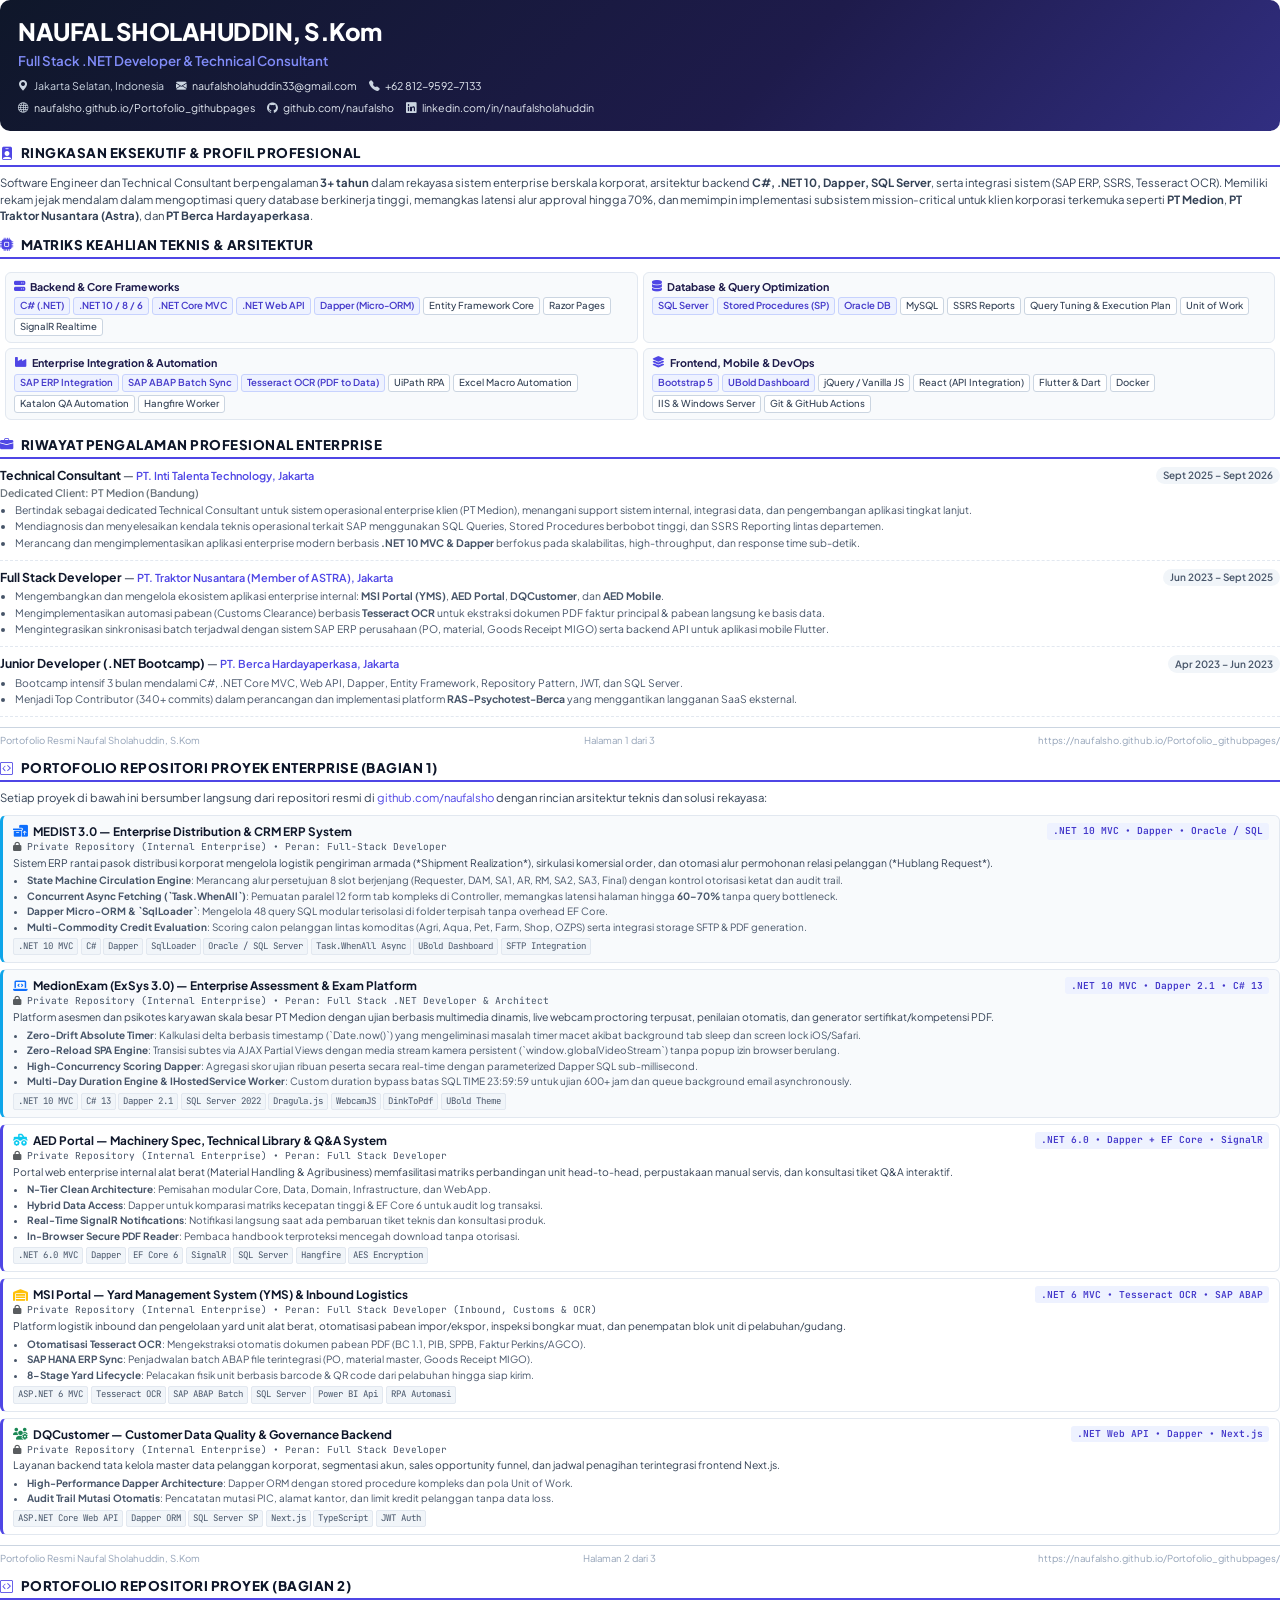
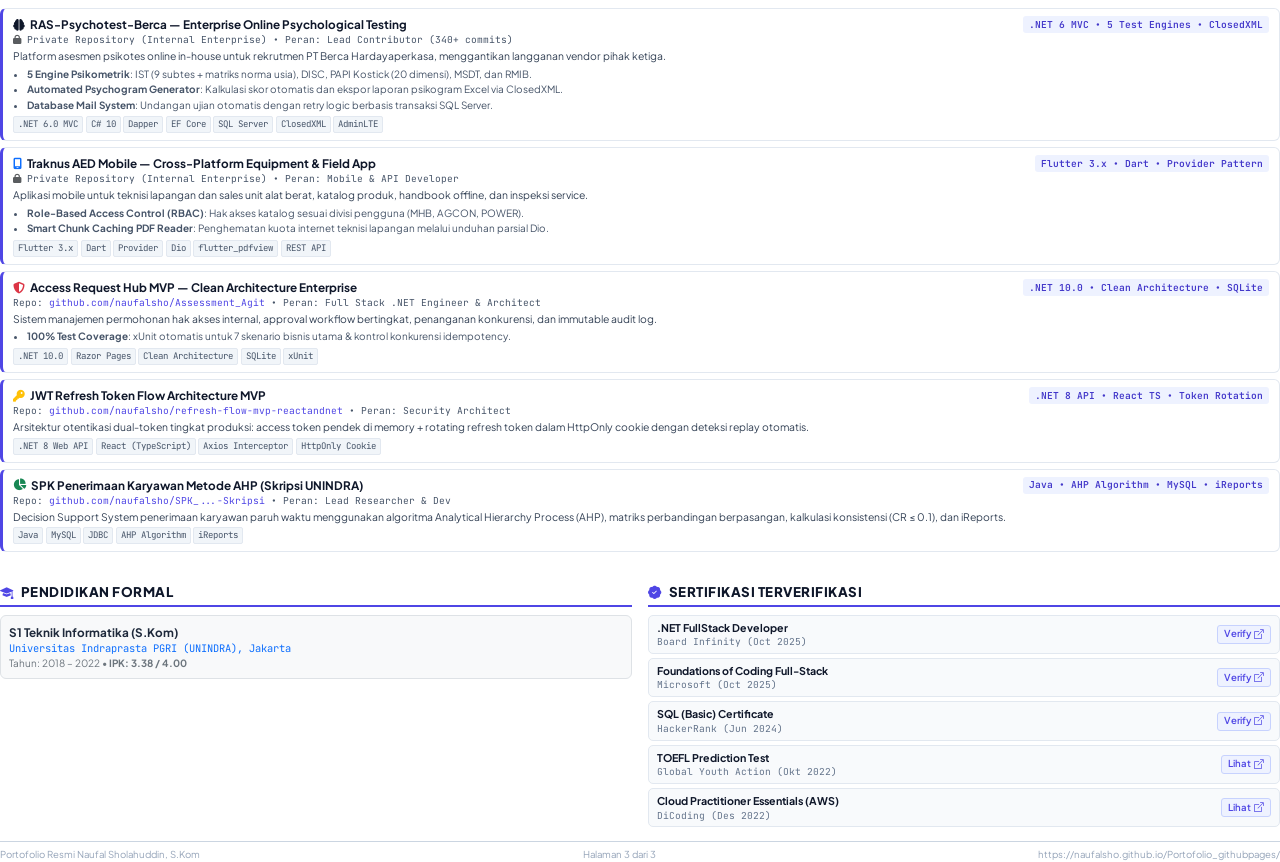
<file: portfolio-pdf.html>
<!DOCTYPE html>
<html lang="id">
<head>
  <meta charset="UTF-8">
  <meta name="viewport" content="width=device-width, initial-scale=1.0">
  <title>Portofolio Profesional - Naufal Sholahuddin | Full Stack .NET Developer</title>
  <link rel="preconnect" href="https://fonts.googleapis.com">
  <link rel="preconnect" href="https://fonts.gstatic.com" crossorigin>
  <link href="https://fonts.googleapis.com/css2?family=JetBrains+Mono:wght@400;600&family=Plus+Jakarta+Sans:wght@400;500;600;700;800&display=swap" rel="stylesheet">
  <link href="https://cdn.jsdelivr.net/npm/bootstrap@5.3.3/dist/css/bootstrap.min.css" rel="stylesheet">
  <link href="https://cdn.jsdelivr.net/npm/bootstrap-icons@1.11.3/font/bootstrap-icons.min.css" rel="stylesheet">
  <link rel="stylesheet" href="https://cdnjs.cloudflare.com/ajax/libs/font-awesome/6.5.1/css/all.min.css">
  
  <style>
    @page {
      size: A4;
      margin: 8mm 12mm 8mm 12mm;
    }

    * {
      box-sizing: border-box;
      -webkit-print-color-adjust: exact !important;
      print-color-adjust: exact !important;
    }

    body {
      font-family: 'Plus Jakarta Sans', -apple-system, BlinkMacSystemFont, sans-serif;
      color: #1e293b;
      background-color: #ffffff;
      line-height: 1.45;
      font-size: 9pt;
      margin: 0;
      padding: 0;
    }

    a {
      color: #4f46e5;
      text-decoration: none;
    }

    .font-mono {
      font-family: 'JetBrains Mono', monospace;
    }

    .header-box {
      background: linear-gradient(135deg, #0f172a 0%, #1e1b4b 60%, #312e81 100%);
      color: #ffffff;
      padding: 14px 18px;
      border-radius: 10px;
      margin-bottom: 12px;
    }

    .header-name {
      font-size: 18pt;
      font-weight: 800;
      letter-spacing: -0.5px;
      margin-bottom: 2px;
      color: #ffffff;
    }

    .header-title {
      font-size: 10pt;
      font-weight: 600;
      color: #818cf8;
      margin-bottom: 8px;
    }

    .contact-item {
      display: inline-flex;
      align-items: center;
      gap: 5px;
      font-size: 8pt;
      color: #cbd5e1;
      margin-right: 12px;
      margin-bottom: 2px;
    }

    .contact-item a {
      color: #e2e8f0;
    }

    .section-title {
      font-size: 10pt;
      font-weight: 800;
      text-transform: uppercase;
      letter-spacing: 0.5px;
      color: #0f172a;
      border-bottom: 2px solid #4f46e5;
      padding-bottom: 3px;
      margin-top: 10px;
      margin-bottom: 8px;
      display: flex;
      align-items: center;
      gap: 7px;
    }

    .section-title i {
      color: #4f46e5;
    }

    .summary-text {
      font-size: 8.5pt;
      color: #334155;
      margin-bottom: 8px;
      line-height: 1.45;
    }

    /* Skills Grid */
    .skills-table {
      width: 100%;
      border-collapse: separate;
      border-spacing: 5px;
      margin-bottom: 6px;
    }

    .skill-cell {
      background: #f8fafc;
      border: 1px solid #e2e8f0;
      border-radius: 6px;
      padding: 6px 8px;
      vertical-align: top;
      width: 50%;
    }

    .skill-cat-title {
      font-weight: 700;
      font-size: 8pt;
      color: #1e1b4b;
      margin-bottom: 3px;
      display: flex;
      align-items: center;
      gap: 5px;
    }

    .skill-cat-title i {
      color: #4f46e5;
      font-size: 8.5pt;
    }

    .skill-tags {
      display: flex;
      flex-wrap: wrap;
      gap: 3px;
    }

    .skill-tag {
      background: #ffffff;
      border: 1px solid #cbd5e1;
      padding: 1px 5px;
      border-radius: 3px;
      font-size: 7.2pt;
      color: #334155;
      font-weight: 500;
    }

    .skill-tag.highlight {
      background: #eef2ff;
      border-color: #c7d2fe;
      color: #4338ca;
      font-weight: 600;
    }

    /* Experience */
    .exp-item {
      margin-bottom: 8px;
      padding-bottom: 8px;
      border-bottom: 1px dashed #e2e8f0;
      page-break-inside: avoid;
    }

    .exp-item:last-child {
      border-bottom: none;
      margin-bottom: 2px;
      padding-bottom: 0;
    }

    .exp-header {
      display: flex;
      justify-content: space-between;
      align-items: flex-start;
      margin-bottom: 2px;
    }

    .exp-role {
      font-size: 9.2pt;
      font-weight: 700;
      color: #0f172a;
    }

    .exp-company {
      font-size: 8.2pt;
      color: #4f46e5;
      font-weight: 600;
    }

    .exp-period {
      font-size: 7.5pt;
      background: #f1f5f9;
      color: #475569;
      padding: 1.5px 7px;
      border-radius: 10px;
      font-weight: 600;
    }

    .exp-bullets {
      margin: 0;
      padding-left: 15px;
      font-size: 7.8pt;
      color: #475569;
    }

    .exp-bullets li {
      margin-bottom: 1.5px;
    }

    /* Project Cards */
    .project-card {
      background: #ffffff;
      border: 1px solid #e2e8f0;
      border-left: 3.5px solid #4f46e5;
      border-radius: 6px;
      padding: 7px 10px;
      margin-bottom: 6px;
      page-break-inside: avoid;
    }

    .project-card.featured {
      border-left-color: #0ea5e9;
      background: #f8fafc;
    }

    .project-top {
      display: flex;
      justify-content: space-between;
      align-items: flex-start;
      margin-bottom: 2px;
    }

    .project-title {
      font-size: 8.8pt;
      font-weight: 700;
      color: #0f172a;
      display: flex;
      align-items: center;
      gap: 5px;
    }

    .project-repo {
      font-size: 7.2pt;
      color: #475569;
      font-family: 'JetBrains Mono', monospace;
    }

    .project-badge {
      font-size: 7.2pt;
      padding: 1.5px 6px;
      border-radius: 3px;
      font-weight: 600;
      background: #eef2ff;
      color: #4338ca;
      font-family: 'JetBrains Mono', monospace;
    }

    .project-desc {
      font-size: 7.8pt;
      color: #334155;
      margin-bottom: 3.5px;
      line-height: 1.35;
    }

    .project-highlights {
      margin: 0 0 4px 0;
      padding-left: 14px;
      font-size: 7.5pt;
      color: #475569;
    }

    .project-highlights li {
      margin-bottom: 1px;
    }

    .project-stack {
      display: flex;
      flex-wrap: wrap;
      gap: 2.5px;
    }

    .stack-pill {
      font-size: 6.8pt;
      padding: 1px 4px;
      border-radius: 2px;
      background: #f1f5f9;
      border: 1px solid #e2e8f0;
      color: #475569;
      font-family: 'JetBrains Mono', monospace;
    }

    /* Certs & Education */
    .cert-item {
      display: flex;
      justify-content: space-between;
      align-items: center;
      background: #f8fafc;
      border: 1px solid #e2e8f0;
      padding: 5px 8px;
      border-radius: 5px;
      margin-bottom: 4px;
      page-break-inside: avoid;
    }

    .cert-info-title {
      font-size: 8pt;
      font-weight: 700;
      color: #0f172a;
    }

    .cert-info-issuer {
      font-size: 7.2pt;
      color: #64748b;
      font-family: 'JetBrains Mono', monospace;
    }

    .cert-link {
      font-size: 7.2pt;
      color: #4f46e5;
      font-weight: 600;
      display: inline-flex;
      align-items: center;
      gap: 3px;
      background: #eef2ff;
      padding: 1.5px 6px;
      border-radius: 3px;
      border: 1px solid #c7d2fe;
    }

    .footer-doc {
      margin-top: 10px;
      padding-top: 6px;
      border-top: 1px solid #cbd5e1;
      text-align: center;
      font-size: 7.2pt;
      color: #94a3b8;
      display: flex;
      justify-content: space-between;
    }

    .page-break {
      page-break-after: always;
      break-after: page;
    }
  </style>
</head>
<body>

  <!-- ================= PAGE 1 ================= -->
  <!-- Header Banner -->
  <div class="header-box">
    <div class="d-flex justify-content-between align-items-center">
      <div>
        <div class="header-name">NAUFAL SHOLAHUDDIN, S.Kom</div>
        <div class="header-title">Full Stack .NET Developer & Technical Consultant</div>
        <div class="d-flex flex-wrap">
          <span class="contact-item"><i class="bi bi-geo-alt-fill"></i> Jakarta Selatan, Indonesia</span>
          <span class="contact-item"><i class="bi bi-envelope-fill"></i> <a href="mailto:naufalsholahuddin33@gmail.com">naufalsholahuddin33@gmail.com</a></span>
          <span class="contact-item"><i class="bi bi-telephone-fill"></i> <a href="https://wa.me/6281295927133">+62 812-9592-7133</a></span>
        </div>
        <div class="d-flex flex-wrap mt-1">
          <span class="contact-item"><i class="bi bi-globe"></i> <a href="https://naufalsho.github.io/Portofolio_githubpages/">naufalsho.github.io/Portofolio_githubpages</a></span>
          <span class="contact-item"><i class="bi bi-github"></i> <a href="https://github.com/naufalsho">github.com/naufalsho</a></span>
          <span class="contact-item"><i class="bi bi-linkedin"></i> <a href="https://www.linkedin.com/in/naufalsholahuddin">linkedin.com/in/naufalsholahuddin</a></span>
        </div>
      </div>
    </div>
  </div>

  <!-- Summary -->
  <div class="section-title"><i class="bi bi-person-badge-fill"></i> Ringkasan Eksekutif & Profil Profesional</div>
  <p class="summary-text">
    Software Engineer dan Technical Consultant berpengalaman <strong>3+ tahun</strong> dalam rekayasa sistem enterprise berskala korporat, arsitektur backend <strong>C#, .NET 10, Dapper, SQL Server</strong>, serta integrasi sistem (SAP ERP, SSRS, Tesseract OCR). Memiliki rekam jejak mendalam dalam mengoptimasi query database berkinerja tinggi, memangkas latensi alur approval hingga 70%, dan memimpin implementasi subsistem mission-critical untuk klien korporasi terkemuka seperti <strong>PT Medion</strong>, <strong>PT Traktor Nusantara (Astra)</strong>, dan <strong>PT Berca Hardayaperkasa</strong>.
  </p>

  <!-- Technical Competencies Table -->
  <div class="section-title"><i class="bi bi-cpu-fill"></i> Matriks Keahlian Teknis & Arsitektur</div>
  <table class="skills-table">
    <tr>
      <td class="skill-cell">
        <div class="skill-cat-title"><i class="fa-solid fa-server"></i> Backend & Core Frameworks</div>
        <div class="skill-tags">
          <span class="skill-tag highlight">C# (.NET)</span>
          <span class="skill-tag highlight">.NET 10 / 8 / 6</span>
          <span class="skill-tag highlight">.NET Core MVC</span>
          <span class="skill-tag highlight">.NET Web API</span>
          <span class="skill-tag highlight">Dapper (Micro-ORM)</span>
          <span class="skill-tag">Entity Framework Core</span>
          <span class="skill-tag">Razor Pages</span>
          <span class="skill-tag">SignalR Realtime</span>
        </div>
      </td>
      <td class="skill-cell">
        <div class="skill-cat-title"><i class="fa-solid fa-database"></i> Database & Query Optimization</div>
        <div class="skill-tags">
          <span class="skill-tag highlight">SQL Server</span>
          <span class="skill-tag highlight">Stored Procedures (SP)</span>
          <span class="skill-tag highlight">Oracle DB</span>
          <span class="skill-tag">MySQL</span>
          <span class="skill-tag">SSRS Reports</span>
          <span class="skill-tag">Query Tuning & Execution Plan</span>
          <span class="skill-tag">Unit of Work</span>
        </div>
      </td>
    </tr>
    <tr>
      <td class="skill-cell">
        <div class="skill-cat-title"><i class="fa-solid fa-industry"></i> Enterprise Integration & Automation</div>
        <div class="skill-tags">
          <span class="skill-tag highlight">SAP ERP Integration</span>
          <span class="skill-tag highlight">SAP ABAP Batch Sync</span>
          <span class="skill-tag highlight">Tesseract OCR (PDF to Data)</span>
          <span class="skill-tag">UiPath RPA</span>
          <span class="skill-tag">Excel Macro Automation</span>
          <span class="skill-tag">Katalon QA Automation</span>
          <span class="skill-tag">Hangfire Worker</span>
        </div>
      </td>
      <td class="skill-cell">
        <div class="skill-cat-title"><i class="fa-solid fa-layer-group"></i> Frontend, Mobile & DevOps</div>
        <div class="skill-tags">
          <span class="skill-tag highlight">Bootstrap 5</span>
          <span class="skill-tag highlight">UBold Dashboard</span>
          <span class="skill-tag">jQuery / Vanilla JS</span>
          <span class="skill-tag">React (API Integration)</span>
          <span class="skill-tag">Flutter & Dart</span>
          <span class="skill-tag">Docker</span>
          <span class="skill-tag">IIS & Windows Server</span>
          <span class="skill-tag">Git & GitHub Actions</span>
        </div>
      </td>
    </tr>
  </table>

  <!-- Experience -->
  <div class="section-title"><i class="bi bi-briefcase-fill"></i> Riwayat Pengalaman Profesional Enterprise</div>
  
  <div class="exp-item">
    <div class="exp-header">
      <div>
        <span class="exp-role">Technical Consultant</span> — <span class="exp-company">PT. Inti Talenta Technology, Jakarta</span>
        <div class="small text-secondary fw-semibold">Dedicated Client: PT Medion (Bandung)</div>
      </div>
      <span class="exp-period">Sept 2025 – Sept 2026</span>
    </div>
    <ul class="exp-bullets">
      <li>Bertindak sebagai dedicated Technical Consultant untuk sistem operasional enterprise klien (PT Medion), menangani support sistem internal, integrasi data, dan pengembangan aplikasi tingkat lanjut.</li>
      <li>Mendiagnosis dan menyelesaikan kendala teknis operasional terkait SAP menggunakan SQL Queries, Stored Procedures berbobot tinggi, dan SSRS Reporting lintas departemen.</li>
      <li>Merancang dan mengimplementasikan aplikasi enterprise modern berbasis <strong>.NET 10 MVC & Dapper</strong> berfokus pada skalabilitas, high-throughput, dan response time sub-detik.</li>
    </ul>
  </div>

  <div class="exp-item">
    <div class="exp-header">
      <div>
        <span class="exp-role">Full Stack Developer</span> — <span class="exp-company">PT. Traktor Nusantara (Member of ASTRA), Jakarta</span>
      </div>
      <span class="exp-period">Jun 2023 – Sept 2025</span>
    </div>
    <ul class="exp-bullets">
      <li>Mengembangkan dan mengelola ekosistem aplikasi enterprise internal: <strong>MSI Portal (YMS)</strong>, <strong>AED Portal</strong>, <strong>DQCustomer</strong>, dan <strong>AED Mobile</strong>.</li>
      <li>Mengimplementasikan automasi pabean (Customs Clearance) berbasis <strong>Tesseract OCR</strong> untuk ekstraksi dokumen PDF faktur principal & pabean langsung ke basis data.</li>
      <li>Mengintegrasikan sinkronisasi batch terjadwal dengan sistem SAP ERP perusahaan (PO, material, Goods Receipt MIGO) serta backend API untuk aplikasi mobile Flutter.</li>
    </ul>
  </div>

  <div class="exp-item">
    <div class="exp-header">
      <div>
        <span class="exp-role">Junior Developer (.NET Bootcamp)</span> — <span class="exp-company">PT. Berca Hardayaperkasa, Jakarta</span>
      </div>
      <span class="exp-period">Apr 2023 – Jun 2023</span>
    </div>
    <ul class="exp-bullets">
      <li>Bootcamp intensif 3 bulan mendalami C#, .NET Core MVC, Web API, Dapper, Entity Framework, Repository Pattern, JWT, dan SQL Server.</li>
      <li>Menjadi Top Contributor (340+ commits) dalam perancangan dan implementasi platform <strong>RAS-Psychotest-Berca</strong> yang menggantikan langganan SaaS eksternal.</li>
    </ul>
  </div>

  <!-- Page 1 Footer -->
  <div class="footer-doc">
    <span>Portofolio Resmi Naufal Sholahuddin, S.Kom</span>
    <span>Halaman 1 dari 3</span>
    <span>https://naufalsho.github.io/Portofolio_githubpages/</span>
  </div>

  <div class="page-break"></div>

  <!-- ================= PAGE 2 ================= -->
  <!-- Featured Projects Section -->
  <div class="section-title"><i class="bi bi-code-square"></i> Portofolio Repositori Proyek Enterprise (Bagian 1)</div>
  <p class="summary-text mb-2">
    Setiap proyek di bawah ini bersumber langsung dari repositori resmi di <a href="https://github.com/naufalsho">github.com/naufalsho</a> dengan rincian arsitektur teknis dan solusi rekayasa:
  </p>

  <!-- Project 1: MEDIST 3.0 -->
  <div class="project-card featured">
    <div class="project-top">
      <div>
        <span class="project-title"><i class="fa-solid fa-boxes-packing text-primary"></i> MEDIST 3.0 — Enterprise Distribution & CRM ERP System</span>
        <div class="project-repo"><i class="fa-solid fa-lock text-muted"></i> Private Repository (Internal Enterprise) &bull; Peran: Full-Stack Developer</div>
      </div>
      <span class="project-badge">.NET 10 MVC &bull; Dapper &bull; Oracle / SQL</span>
    </div>
    <div class="project-desc">
      Sistem ERP rantai pasok distribusi korporat mengelola logistik pengiriman armada (*Shipment Realization*), sirkulasi komersial order, dan otomasi alur permohonan relasi pelanggan (*Hublang Request*).
    </div>
    <ul class="project-highlights">
      <li><strong>State Machine Circulation Engine</strong>: Merancang alur persetujuan 8 slot berjenjang (Requester, DAM, SA1, AR, RM, SA2, SA3, Final) dengan kontrol otorisasi ketat dan audit trail.</li>
      <li><strong>Concurrent Async Fetching (`Task.WhenAll`)</strong>: Pemuatan paralel 12 form tab kompleks di Controller, memangkas latensi halaman hingga <strong>60–70%</strong> tanpa query bottleneck.</li>
      <li><strong>Dapper Micro-ORM & `SqlLoader`</strong>: Mengelola 48 query SQL modular terisolasi di folder terpisah tanpa overhead EF Core.</li>
      <li><strong>Multi-Commodity Credit Evaluation</strong>: Scoring calon pelanggan lintas komoditas (Agri, Aqua, Pet, Farm, Shop, OZPS) serta integrasi storage SFTP & PDF generation.</li>
    </ul>
    <div class="project-stack">
      <span class="stack-pill">.NET 10 MVC</span>
      <span class="stack-pill">C#</span>
      <span class="stack-pill">Dapper</span>
      <span class="stack-pill">SqlLoader</span>
      <span class="stack-pill">Oracle / SQL Server</span>
      <span class="stack-pill">Task.WhenAll Async</span>
      <span class="stack-pill">UBold Dashboard</span>
      <span class="stack-pill">SFTP Integration</span>
    </div>
  </div>

  <!-- Project 2: MedionExam -->
  <div class="project-card featured">
    <div class="project-top">
      <div>
        <span class="project-title"><i class="fa-solid fa-laptop-code text-primary"></i> MedionExam (ExSys 3.0) — Enterprise Assessment & Exam Platform</span>
        <div class="project-repo"><i class="fa-solid fa-lock text-muted"></i> Private Repository (Internal Enterprise) &bull; Peran: Full Stack .NET Developer & Architect</div>
      </div>
      <span class="project-badge">.NET 10 MVC &bull; Dapper 2.1 &bull; C# 13</span>
    </div>
    <div class="project-desc">
      Platform asesmen dan psikotes karyawan skala besar PT Medion dengan ujian berbasis multimedia dinamis, live webcam proctoring terpusat, penilaian otomatis, dan generator sertifikat/kompetensi PDF.
    </div>
    <ul class="project-highlights">
      <li><strong>Zero-Drift Absolute Timer</strong>: Kalkulasi delta berbasis timestamp (`Date.now()`) yang mengeliminasi masalah timer macet akibat background tab sleep dan screen lock iOS/Safari.</li>
      <li><strong>Zero-Reload SPA Engine</strong>: Transisi subtes via AJAX Partial Views dengan media stream kamera persistent (`window.globalVideoStream`) tanpa popup izin browser berulang.</li>
      <li><strong>High-Concurrency Scoring Dapper</strong>: Agregasi skor ujian ribuan peserta secara real-time dengan parameterized Dapper SQL sub-millisecond.</li>
      <li><strong>Multi-Day Duration Engine & IHostedService Worker</strong>: Custom duration bypass batas SQL TIME 23:59:59 untuk ujian 600+ jam dan queue background email asynchronously.</li>
    </ul>
    <div class="project-stack">
      <span class="stack-pill">.NET 10 MVC</span>
      <span class="stack-pill">C# 13</span>
      <span class="stack-pill">Dapper 2.1</span>
      <span class="stack-pill">SQL Server 2022</span>
      <span class="stack-pill">Dragula.js</span>
      <span class="stack-pill">WebcamJS</span>
      <span class="stack-pill">DinkToPdf</span>
      <span class="stack-pill">UBold Theme</span>
    </div>
  </div>

  <!-- Project 3: AED Portal -->
  <div class="project-card">
    <div class="project-top">
      <div>
        <span class="project-title"><i class="fa-solid fa-truck-monster text-info"></i> AED Portal — Machinery Spec, Technical Library & Q&A System</span>
        <div class="project-repo"><i class="fa-solid fa-lock text-muted"></i> Private Repository (Internal Enterprise) &bull; Peran: Full Stack Developer</div>
      </div>
      <span class="project-badge">.NET 6.0 &bull; Dapper + EF Core &bull; SignalR</span>
    </div>
    <div class="project-desc">
      Portal web enterprise internal alat berat (Material Handling & Agribusiness) memfasilitasi matriks perbandingan unit head-to-head, perpustakaan manual servis, dan konsultasi tiket Q&A interaktif.
    </div>
    <ul class="project-highlights">
      <li><strong>N-Tier Clean Architecture</strong>: Pemisahan modular Core, Data, Domain, Infrastructure, dan WebApp.</li>
      <li><strong>Hybrid Data Access</strong>: Dapper untuk komparasi matriks kecepatan tinggi & EF Core 6 untuk audit log transaksi.</li>
      <li><strong>Real-Time SignalR Notifications</strong>: Notifikasi langsung saat ada pembaruan tiket teknis dan konsultasi produk.</li>
      <li><strong>In-Browser Secure PDF Reader</strong>: Pembaca handbook terproteksi mencegah download tanpa otorisasi.</li>
    </ul>
    <div class="project-stack">
      <span class="stack-pill">.NET 6.0 MVC</span>
      <span class="stack-pill">Dapper</span>
      <span class="stack-pill">EF Core 6</span>
      <span class="stack-pill">SignalR</span>
      <span class="stack-pill">SQL Server</span>
      <span class="stack-pill">Hangfire</span>
      <span class="stack-pill">AES Encryption</span>
    </div>
  </div>

  <!-- Project 4: MSI Portal -->
  <div class="project-card">
    <div class="project-top">
      <div>
        <span class="project-title"><i class="fa-solid fa-warehouse text-warning"></i> MSI Portal — Yard Management System (YMS) & Inbound Logistics</span>
        <div class="project-repo"><i class="fa-solid fa-lock text-muted"></i> Private Repository (Internal Enterprise) &bull; Peran: Full Stack Developer (Inbound, Customs & OCR)</div>
      </div>
      <span class="project-badge">.NET 6 MVC &bull; Tesseract OCR &bull; SAP ABAP</span>
    </div>
    <div class="project-desc">
      Platform logistik inbound dan pengelolaan yard unit alat berat, otomatisasi pabean impor/ekspor, inspeksi bongkar muat, dan penempatan blok unit di pelabuhan/gudang.
    </div>
    <ul class="project-highlights">
      <li><strong>Otomatisasi Tesseract OCR</strong>: Mengekstraksi otomatis dokumen pabean PDF (BC 1.1, PIB, SPPB, Faktur Perkins/AGCO).</li>
      <li><strong>SAP HANA ERP Sync</strong>: Penjadwalan batch ABAP file terintegrasi (PO, material master, Goods Receipt MIGO).</li>
      <li><strong>8-Stage Yard Lifecycle</strong>: Pelacakan fisik unit berbasis barcode & QR code dari pelabuhan hingga siap kirim.</li>
    </ul>
    <div class="project-stack">
      <span class="stack-pill">ASP.NET 6 MVC</span>
      <span class="stack-pill">Tesseract OCR</span>
      <span class="stack-pill">SAP ABAP Batch</span>
      <span class="stack-pill">SQL Server</span>
      <span class="stack-pill">Power BI Api</span>
      <span class="stack-pill">RPA Automasi</span>
    </div>
  </div>

  <!-- Project 5: DQCustomer -->
  <div class="project-card">
    <div class="project-top">
      <div>
        <span class="project-title"><i class="fa-solid fa-users-gear text-success"></i> DQCustomer — Customer Data Quality & Governance Backend</span>
        <div class="project-repo"><i class="fa-solid fa-lock text-muted"></i> Private Repository (Internal Enterprise) &bull; Peran: Full Stack Developer</div>
      </div>
      <span class="project-badge">.NET Web API &bull; Dapper &bull; Next.js</span>
    </div>
    <div class="project-desc">
      Layanan backend tata kelola master data pelanggan korporat, segmentasi akun, sales opportunity funnel, dan jadwal penagihan terintegrasi frontend Next.js.
    </div>
    <ul class="project-highlights">
      <li><strong>High-Performance Dapper Architecture</strong>: Dapper ORM dengan stored procedure kompleks dan pola Unit of Work.</li>
      <li><strong>Audit Trail Mutasi Otomatis</strong>: Pencatatan mutasi PIC, alamat kantor, dan limit kredit pelanggan tanpa data loss.</li>
    </ul>
    <div class="project-stack">
      <span class="stack-pill">ASP.NET Core Web API</span>
      <span class="stack-pill">Dapper ORM</span>
      <span class="stack-pill">SQL Server SP</span>
      <span class="stack-pill">Next.js</span>
      <span class="stack-pill">TypeScript</span>
      <span class="stack-pill">JWT Auth</span>
    </div>
  </div>

  <!-- Page 2 Footer -->
  <div class="footer-doc">
    <span>Portofolio Resmi Naufal Sholahuddin, S.Kom</span>
    <span>Halaman 2 dari 3</span>
    <span>https://naufalsho.github.io/Portofolio_githubpages/</span>
  </div>

  <div class="page-break"></div>

  <!-- ================= PAGE 3 ================= -->
  <!-- Projects Section Continued -->
  <div class="section-title"><i class="bi bi-code-square"></i> Portofolio Repositori Proyek (Bagian 2)</div>

  <!-- Project 6: RAS-Psychotest-Berca -->
  <div class="project-card">
    <div class="project-top">
      <div>
        <span class="project-title"><i class="fa-solid fa-brain text-purple"></i> RAS-Psychotest-Berca — Enterprise Online Psychological Testing</span>
        <div class="project-repo"><i class="fa-solid fa-lock text-muted"></i> Private Repository (Internal Enterprise) &bull; Peran: Lead Contributor (340+ commits)</div>
      </div>
      <span class="project-badge">.NET 6 MVC &bull; 5 Test Engines &bull; ClosedXML</span>
    </div>
    <div class="project-desc">
      Platform asesmen psikotes online in-house untuk rekrutmen PT Berca Hardayaperkasa, menggantikan langganan vendor pihak ketiga.
    </div>
    <ul class="project-highlights">
      <li><strong>5 Engine Psikometrik</strong>: IST (9 subtes + matriks norma usia), DISC, PAPI Kostick (20 dimensi), MSDT, dan RMIB.</li>
      <li><strong>Automated Psychogram Generator</strong>: Kalkulasi skor otomatis dan ekspor laporan psikogram Excel via ClosedXML.</li>
      <li><strong>Database Mail System</strong>: Undangan ujian otomatis dengan retry logic berbasis transaksi SQL Server.</li>
    </ul>
    <div class="project-stack">
      <span class="stack-pill">.NET 6.0 MVC</span>
      <span class="stack-pill">C# 10</span>
      <span class="stack-pill">Dapper</span>
      <span class="stack-pill">EF Core</span>
      <span class="stack-pill">SQL Server</span>
      <span class="stack-pill">ClosedXML</span>
      <span class="stack-pill">AdminLTE</span>
    </div>
  </div>

  <!-- Project 7: Traknus AED Mobile -->
  <div class="project-card">
    <div class="project-top">
      <div>
        <span class="project-title"><i class="fa-solid fa-mobile-screen text-primary"></i> Traknus AED Mobile — Cross-Platform Equipment & Field App</span>
        <div class="project-repo"><i class="fa-solid fa-lock text-muted"></i> Private Repository (Internal Enterprise) &bull; Peran: Mobile & API Developer</div>
      </div>
      <span class="project-badge">Flutter 3.x &bull; Dart &bull; Provider Pattern</span>
    </div>
    <div class="project-desc">
      Aplikasi mobile untuk teknisi lapangan dan sales unit alat berat, katalog produk, handbook offline, dan inspeksi service.
    </div>
    <ul class="project-highlights">
      <li><strong>Role-Based Access Control (RBAC)</strong>: Hak akses katalog sesuai divisi pengguna (MHB, AGCON, POWER).</li>
      <li><strong>Smart Chunk Caching PDF Reader</strong>: Penghematan kuota internet teknisi lapangan melalui unduhan parsial Dio.</li>
    </ul>
    <div class="project-stack">
      <span class="stack-pill">Flutter 3.x</span>
      <span class="stack-pill">Dart</span>
      <span class="stack-pill">Provider</span>
      <span class="stack-pill">Dio</span>
      <span class="stack-pill">flutter_pdfview</span>
      <span class="stack-pill">REST API</span>
    </div>
  </div>

  <!-- Project 8: Assessment Agit -->
  <div class="project-card">
    <div class="project-top">
      <div>
        <span class="project-title"><i class="fa-solid fa-shield-halved text-danger"></i> Access Request Hub MVP — Clean Architecture Enterprise</span>
        <div class="project-repo">Repo: <a href="https://github.com/naufalsho/Assessment_Agit" target="_blank">github.com/naufalsho/Assessment_Agit</a> &bull; Peran: Full Stack .NET Engineer & Architect</div>
      </div>
      <span class="project-badge">.NET 10.0 &bull; Clean Architecture &bull; SQLite</span>
    </div>
    <div class="project-desc">
      Sistem manajemen permohonan hak akses internal, approval workflow bertingkat, penanganan konkurensi, dan immutable audit log.
    </div>
    <ul class="project-highlights">
      <li><strong>100% Test Coverage</strong>: xUnit otomatis untuk 7 skenario bisnis utama & kontrol konkurensi idempotency.</li>
    </ul>
    <div class="project-stack">
      <span class="stack-pill">.NET 10.0</span>
      <span class="stack-pill">Razor Pages</span>
      <span class="stack-pill">Clean Architecture</span>
      <span class="stack-pill">SQLite</span>
      <span class="stack-pill">xUnit</span>
    </div>
  </div>

  <!-- Project 9: JWT Refresh Flow -->
  <div class="project-card">
    <div class="project-top">
      <div>
        <span class="project-title"><i class="fa-solid fa-key text-warning"></i> JWT Refresh Token Flow Architecture MVP</span>
        <div class="project-repo">Repo: <a href="https://github.com/naufalsho/refresh-flow-mvp-reactandnet" target="_blank">github.com/naufalsho/refresh-flow-mvp-reactandnet</a> &bull; Peran: Security Architect</div>
      </div>
      <span class="project-badge">.NET 8 API &bull; React TS &bull; Token Rotation</span>
    </div>
    <div class="project-desc">
      Arsitektur otentikasi dual-token tingkat produksi: access token pendek di memory + rotating refresh token dalam HttpOnly cookie dengan deteksi replay otomatis.
    </div>
    <div class="project-stack">
      <span class="stack-pill">.NET 8 Web API</span>
      <span class="stack-pill">React (TypeScript)</span>
      <span class="stack-pill">Axios Interceptor</span>
      <span class="stack-pill">HttpOnly Cookie</span>
    </div>
  </div>

  <!-- Project 10: SPK Skripsi AHP -->
  <div class="project-card">
    <div class="project-top">
      <div>
        <span class="project-title"><i class="fa-solid fa-chart-pie text-success"></i> SPK Penerimaan Karyawan Metode AHP (Skripsi UNINDRA)</span>
        <div class="project-repo">Repo: <a href="https://github.com/naufalsho/SPK_Penerimaan_Karyawan_Paruh_Waktu_Metode_Analytical_Hierarchy_Process_AHP-Skripsi" target="_blank">github.com/naufalsho/SPK_...-Skripsi</a> &bull; Peran: Lead Researcher & Dev</div>
      </div>
      <span class="project-badge">Java &bull; AHP Algorithm &bull; MySQL &bull; iReports</span>
    </div>
    <div class="project-desc">
      Decision Support System penerimaan karyawan paruh waktu menggunakan algoritma Analytical Hierarchy Process (AHP), matriks perbandingan berpasangan, kalkulasi konsistensi (CR &le; 0.1), dan iReports.
    </div>
    <div class="project-stack">
      <span class="stack-pill">Java</span>
      <span class="stack-pill">MySQL</span>
      <span class="stack-pill">JDBC</span>
      <span class="stack-pill">AHP Algorithm</span>
      <span class="stack-pill">iReports</span>
    </div>
  </div>

  <!-- Education & Verified Certifications -->
  <div class="row g-3 mt-1">
    <div class="col-6">
      <div class="section-title mt-2"><i class="bi bi-mortarboard-fill"></i> Pendidikan Formal</div>
      <div class="p-2 bg-light border rounded">
        <div class="fw-bold" style="font-size: 8.8pt;">S1 Teknik Informatika (S.Kom)</div>
        <div class="small text-primary font-mono" style="font-size: 7.8pt;">Universitas Indraprasta PGRI (UNINDRA), Jakarta</div>
        <div class="small text-secondary" style="font-size: 7.5pt;">Tahun: 2018 – 2022 &bull; <strong>IPK: 3.38 / 4.00</strong></div>
      </div>
    </div>
    <div class="col-6">
      <div class="section-title mt-2"><i class="bi bi-patch-check-fill"></i> Sertifikasi Terverifikasi</div>
      
      <div class="cert-item mb-1 py-1">
        <div>
          <div class="cert-info-title" style="font-size: 8pt;">.NET FullStack Developer</div>
          <div class="cert-info-issuer">Board Infinity (Oct 2025)</div>
        </div>
        <a href="https://www.coursera.org/account/accomplishments/specialization/JCWB4SREZNH2" target="_blank" class="cert-link">Verify <i class="bi bi-box-arrow-up-right"></i></a>
      </div>

      <div class="cert-item mb-1 py-1">
        <div>
          <div class="cert-info-title" style="font-size: 8pt;">Foundations of Coding Full-Stack</div>
          <div class="cert-info-issuer">Microsoft (Oct 2025)</div>
        </div>
        <a href="https://www.coursera.org/account/accomplishments/verify/02FH0N7DNQAS" target="_blank" class="cert-link">Verify <i class="bi bi-box-arrow-up-right"></i></a>
      </div>

      <div class="cert-item mb-1 py-1">
        <div>
          <div class="cert-info-title" style="font-size: 8pt;">SQL (Basic) Certificate</div>
          <div class="cert-info-issuer">HackerRank (Jun 2024)</div>
        </div>
        <a href="https://www.hackerrank.com/certificates/iframe/9ad16543e1a7" target="_blank" class="cert-link">Verify <i class="bi bi-box-arrow-up-right"></i></a>
      </div>

      <div class="cert-item mb-1 py-1">
        <div>
          <div class="cert-info-title" style="font-size: 8pt;">TOEFL Prediction Test</div>
          <div class="cert-info-issuer">Global Youth Action (Okt 2022)</div>
        </div>
        <a href="https://drive.google.com/file/d/1Vbc_npYWIi2QmWTP4SAd8bFeX8CalbUi/view" target="_blank" class="cert-link">Lihat <i class="bi bi-box-arrow-up-right"></i></a>
      </div>

      <div class="cert-item mb-1 py-1">
        <div>
          <div class="cert-info-title" style="font-size: 8pt;">Cloud Practitioner Essentials (AWS)</div>
          <div class="cert-info-issuer">DiCoding (Des 2022)</div>
        </div>
        <a href="https://drive.google.com/file/d/17L_tB7c7fHBm8tV6qpVVAoFDraG-vqL8/view?usp=sharing" target="_blank" class="cert-link">Lihat <i class="bi bi-box-arrow-up-right"></i></a>
      </div>
    </div>
  </div>

  <!-- Page 3 Footer -->
  <div class="footer-doc">
    <span>Portofolio Resmi Naufal Sholahuddin, S.Kom</span>
    <span>Halaman 3 dari 3</span>
    <span>https://naufalsho.github.io/Portofolio_githubpages/</span>
  </div>

</body>
</html>
</file>
<file: css/style.css>
/* ==========================================================================
   NAUFAL SHOLAHUDDIN - FULL STACK .NET DEVELOPER PORTFOLIO
   Design System: Bootstrap 5 + Modern UBold Clean Dashboard Aesthetics
   ========================================================================== */

:root {
  --font-sans: 'Plus Jakarta Sans', -apple-system, BlinkMacSystemFont, 'Segoe UI', Roboto, sans-serif;
  --font-mono: 'JetBrains Mono', 'Fira Code', monospace;
  
  /* Color Palette (Dark Theme Default) */
  --bg-body: #0b0f19;
  --bg-surface: #111827;
  --bg-surface-elevated: #162032;
  --bg-surface-glass: rgba(17, 24, 39, 0.85);
  --border-color: rgba(255, 255, 255, 0.08);
  --border-hover: rgba(99, 102, 241, 0.4);
  
  --text-primary: #f8fafc;
  --text-secondary: #94a3b8;
  --text-tertiary: #64748b;
  
  --primary: #6366f1;
  --primary-hover: #4f46e5;
  --primary-subtle: rgba(99, 102, 241, 0.15);
  
  --secondary: #0ea5e9;
  --secondary-subtle: rgba(14, 165, 233, 0.15);
  
  --accent-gradient: linear-gradient(135deg, #6366f1 0%, #3b82f6 50%, #06b6d4 100%);
  --accent-glow: rgba(99, 102, 241, 0.35);
  
  --success: #10b981;
  --success-subtle: rgba(16, 185, 129, 0.15);
  --warning: #f59e0b;
  --warning-subtle: rgba(245, 158, 11, 0.15);
  
  --card-shadow: 0 10px 30px -10px rgba(0, 0, 0, 0.5);
  --card-shadow-hover: 0 20px 35px -10px rgba(99, 102, 241, 0.2);
  --transition-fast: all 0.2s cubic-bezier(0.4, 0, 0.2, 1);
  --transition-normal: all 0.3s cubic-bezier(0.4, 0, 0.2, 1);
}

[data-theme="light"] {
  --bg-body: #f8fafc;
  --bg-surface: #ffffff;
  --bg-surface-elevated: #f1f5f9;
  --bg-surface-glass: rgba(255, 255, 255, 0.9);
  --border-color: rgba(15, 23, 42, 0.08);
  --border-hover: rgba(99, 102, 241, 0.5);
  
  --text-primary: #0f172a;
  --text-secondary: #475569;
  --text-tertiary: #94a3b8;
  
  --card-shadow: 0 10px 25px -5px rgba(0, 0, 0, 0.06);
  --card-shadow-hover: 0 20px 30px -5px rgba(99, 102, 241, 0.15);
}

/* Base Styles */
html {
  scroll-behavior: smooth;
  scroll-padding-top: 80px;
}

body {
  font-family: var(--font-sans);
  background-color: var(--bg-body);
  color: var(--text-primary);
  line-height: 1.65;
  transition: background-color 0.3s ease, color 0.3s ease;
  overflow-x: hidden;
}

code, pre, .font-mono {
  font-family: var(--font-mono);
}

a {
  text-decoration: none;
  transition: var(--transition-fast);
}

/* Ambient Background Glow */
.ambient-glow {
  position: fixed;
  top: 0;
  left: 0;
  width: 100vw;
  height: 100vh;
  pointer-events: none;
  z-index: 0;
  background: 
    radial-gradient(circle at 15% 20%, rgba(99, 102, 241, 0.08) 0%, transparent 40%),
    radial-gradient(circle at 85% 70%, rgba(14, 165, 233, 0.07) 0%, transparent 40%);
}

.content-wrapper {
  position: relative;
  z-index: 1;
}

/* Gradient Text */
.gradient-text {
  background: var(--accent-gradient);
  -webkit-background-clip: text;
  -webkit-text-fill-color: transparent;
  display: inline-block;
}

/* Navigation */
.navbar-custom {
  background-color: var(--bg-surface-glass);
  backdrop-filter: blur(16px);
  -webkit-backdrop-filter: blur(16px);
  border-bottom: 1px solid var(--border-color);
  transition: var(--transition-normal);
  padding: 0.85rem 0;
}

.navbar-custom.scrolled {
  padding: 0.6rem 0;
  box-shadow: 0 10px 30px rgba(0, 0, 0, 0.15);
}

.navbar-brand-logo {
  font-weight: 700;
  font-size: 1.25rem;
  letter-spacing: -0.02em;
  color: var(--text-primary) !important;
  display: flex;
  align-items: center;
  gap: 0.5rem;
}

.logo-badge {
  display: inline-flex;
  align-items: center;
  justify-content: center;
  width: 34px;
  height: 34px;
  border-radius: 10px;
  background: var(--accent-gradient);
  color: #fff;
  font-weight: 800;
  font-size: 0.95rem;
}

.nav-link-custom {
  font-weight: 500;
  font-size: 0.92rem;
  color: var(--text-secondary) !important;
  padding: 0.5rem 0.85rem !important;
  border-radius: 8px;
  transition: var(--transition-fast);
}

.nav-link-custom:hover,
.nav-link-custom.active {
  color: var(--primary) !important;
  background-color: var(--primary-subtle);
}

/* Hero Section */
.hero-section {
  padding: 7rem 0 4rem;
  position: relative;
}

.badge-status {
  display: inline-flex;
  align-items: center;
  gap: 0.5rem;
  background-color: var(--success-subtle);
  color: var(--success);
  border: 1px solid rgba(16, 185, 129, 0.3);
  padding: 0.4rem 0.95rem;
  border-radius: 50px;
  font-size: 0.82rem;
  font-weight: 600;
}

.status-dot {
  width: 8px;
  height: 8px;
  background-color: var(--success);
  border-radius: 50%;
  box-shadow: 0 0 10px var(--success);
  animation: pulse 2s infinite;
}

@keyframes pulse {
  0% { transform: scale(0.95); opacity: 0.8; }
  50% { transform: scale(1.2); opacity: 1; }
  100% { transform: scale(0.95); opacity: 0.8; }
}

.hero-avatar-wrapper {
  position: relative;
  display: inline-block;
}

.hero-avatar-img {
  width: 280px;
  height: 280px;
  object-fit: cover;
  border-radius: 28px;
  border: 3px solid var(--border-color);
  box-shadow: 0 20px 40px rgba(0, 0, 0, 0.4);
  position: relative;
  z-index: 2;
  transition: var(--transition-normal);
}

.hero-avatar-wrapper:hover .hero-avatar-img {
  transform: translateY(-4px) scale(1.02);
  border-color: var(--primary);
}

.hero-avatar-glow {
  position: absolute;
  top: 50%;
  left: 50%;
  width: 290px;
  height: 290px;
  transform: translate(-50%, -50%);
  background: var(--accent-gradient);
  border-radius: 32px;
  filter: blur(28px);
  opacity: 0.4;
  z-index: 1;
}

/* Floating Tech Badges */
.floating-badge {
  position: absolute;
  z-index: 3;
  background: var(--bg-surface);
  border: 1px solid var(--border-color);
  padding: 0.55rem 0.95rem;
  border-radius: 12px;
  box-shadow: var(--card-shadow);
  display: flex;
  align-items: center;
  gap: 0.5rem;
  font-size: 0.82rem;
  font-weight: 600;
  white-space: nowrap;
  animation: float 4s ease-in-out infinite;
}

.floating-badge.badge-top {
  top: -15px;
  right: -20px;
  animation-delay: 0s;
}

.floating-badge.badge-bottom {
  bottom: -15px;
  left: -20px;
  animation-delay: 2s;
}

@keyframes float {
  0%, 100% { transform: translateY(0); }
  50% { transform: translateY(-8px); }
}

/* UBold Metric Cards */
.metric-card {
  background: var(--bg-surface);
  border: 1px solid var(--border-color);
  border-radius: 16px;
  padding: 1.5rem;
  transition: var(--transition-normal);
  height: 100%;
}

.metric-card:hover {
  transform: translateY(-4px);
  border-color: var(--border-hover);
  box-shadow: var(--card-shadow-hover);
}

.metric-icon-box {
  width: 48px;
  height: 48px;
  border-radius: 12px;
  display: flex;
  align-items: center;
  justify-content: center;
  font-size: 1.4rem;
  margin-bottom: 1rem;
}

.metric-number {
  font-size: 2.1rem;
  font-weight: 800;
  line-height: 1;
  letter-spacing: -0.03em;
  margin-bottom: 0.35rem;
}

.metric-label {
  font-size: 0.85rem;
  color: var(--text-secondary);
  font-weight: 500;
}

/* Section Common */
.section-padding {
  padding: 5.5rem 0;
}

.section-tag {
  display: inline-block;
  font-size: 0.78rem;
  font-weight: 700;
  letter-spacing: 0.1em;
  text-transform: uppercase;
  color: var(--primary);
  background-color: var(--primary-subtle);
  padding: 0.35rem 0.85rem;
  border-radius: 30px;
  margin-bottom: 0.75rem;
}

.section-title {
  font-size: 2.2rem;
  font-weight: 800;
  letter-spacing: -0.02em;
  margin-bottom: 0.85rem;
}

.section-subtitle {
  color: var(--text-secondary);
  font-size: 1.05rem;
  max-width: 620px;
}

/* Cards & Surfaces */
.card-custom {
  background-color: var(--bg-surface);
  border: 1px solid var(--border-color);
  border-radius: 16px;
  transition: var(--transition-normal);
  overflow: hidden;
}

.card-custom:hover {
  border-color: var(--border-hover);
  transform: translateY(-4px);
  box-shadow: var(--card-shadow-hover);
}

/* Experience Timeline */
.timeline-container {
  position: relative;
  padding-left: 2rem;
}

.timeline-container::before {
  content: '';
  position: absolute;
  left: 7px;
  top: 15px;
  bottom: 15px;
  width: 2px;
  background: linear-gradient(to bottom, var(--primary), var(--secondary), transparent);
}

.timeline-item {
  position: relative;
  margin-bottom: 2.5rem;
}

.timeline-item:last-child {
  margin-bottom: 0;
}

.timeline-dot {
  position: absolute;
  left: -2rem;
  top: 4px;
  width: 16px;
  height: 16px;
  border-radius: 50%;
  background: var(--bg-surface);
  border: 3px solid var(--primary);
  box-shadow: 0 0 12px var(--accent-glow);
  z-index: 1;
}

.timeline-card {
  background: var(--bg-surface);
  border: 1px solid var(--border-color);
  border-radius: 16px;
  padding: 1.6rem;
  transition: var(--transition-normal);
}

.timeline-card:hover {
  border-color: var(--border-hover);
  box-shadow: var(--card-shadow-hover);
}

/* Filter Nav */
.filter-btn {
  background: var(--bg-surface);
  color: var(--text-secondary);
  border: 1px solid var(--border-color);
  border-radius: 10px;
  padding: 0.5rem 1.15rem;
  font-size: 0.88rem;
  font-weight: 600;
  transition: var(--transition-fast);
}

.filter-btn:hover,
.filter-btn.active {
  background: var(--primary);
  color: #ffffff;
  border-color: var(--primary);
  box-shadow: 0 4px 14px rgba(99, 102, 241, 0.35);
}

/* Project Cards */
.project-card {
  height: 100%;
  display: flex;
  flex-direction: column;
}

.project-card-header {
  padding: 1.5rem 1.5rem 0.5rem;
  display: flex;
  align-items: flex-start;
  justify-content: space-between;
}

.project-icon-box {
  width: 44px;
  height: 44px;
  border-radius: 12px;
  display: flex;
  align-items: center;
  justify-content: center;
  font-size: 1.25rem;
  background: var(--primary-subtle);
  color: var(--primary);
}

.project-card-body {
  padding: 1rem 1.5rem 1.5rem;
  flex-grow: 1;
  display: flex;
  flex-direction: column;
}

.project-card-title {
  font-size: 1.2rem;
  font-weight: 700;
  margin-bottom: 0.6rem;
}

.project-card-desc {
  font-size: 0.9rem;
  color: var(--text-secondary);
  flex-grow: 1;
  margin-bottom: 1.2rem;
}

.tech-badge-container {
  display: flex;
  flex-wrap: wrap;
  gap: 0.4rem;
  margin-bottom: 1.25rem;
}

.tech-badge {
  font-size: 0.74rem;
  font-weight: 600;
  font-family: var(--font-mono);
  padding: 0.25rem 0.65rem;
  border-radius: 6px;
  background-color: var(--bg-surface-elevated);
  color: var(--text-secondary);
  border: 1px solid var(--border-color);
}

.tech-badge.highlight {
  background-color: var(--primary-subtle);
  color: var(--primary);
  border-color: rgba(99, 102, 241, 0.3);
}

/* Skills Grid */
.skill-category-card {
  background: var(--bg-surface);
  border: 1px solid var(--border-color);
  border-radius: 16px;
  padding: 1.5rem;
  height: 100%;
  transition: var(--transition-normal);
}

.skill-category-card:hover {
  border-color: var(--border-hover);
  transform: translateY(-4px);
  box-shadow: var(--card-shadow-hover);
}

.skill-pill {
  display: inline-flex;
  align-items: center;
  gap: 0.5rem;
  background: var(--bg-surface-elevated);
  border: 1px solid var(--border-color);
  padding: 0.5rem 0.85rem;
  border-radius: 10px;
  font-size: 0.85rem;
  font-weight: 500;
  transition: var(--transition-fast);
}

.skill-pill:hover {
  border-color: var(--primary);
  transform: translateY(-2px);
  background: var(--primary-subtle);
  color: var(--primary);
}

/* Certificate Cards */
.cert-card {
  background: var(--bg-surface);
  border: 1px solid var(--border-color);
  border-radius: 14px;
  padding: 1.25rem;
  display: flex;
  align-items: center;
  gap: 1rem;
  transition: var(--transition-normal);
  color: inherit;
  text-decoration: none;
}

.cert-card:hover {
  border-color: var(--border-hover);
  transform: translateY(-3px);
  box-shadow: var(--card-shadow-hover);
  color: inherit;
}

.cert-icon {
  width: 48px;
  height: 48px;
  border-radius: 12px;
  background: var(--secondary-subtle);
  color: var(--secondary);
  display: flex;
  align-items: center;
  justify-content: center;
  font-size: 1.35rem;
  flex-shrink: 0;
}

/* Contact Info Cards */
.contact-info-card {
  background: var(--bg-surface);
  border: 1px solid var(--border-color);
  border-radius: 16px;
  padding: 1.5rem;
  display: flex;
  align-items: center;
  gap: 1.2rem;
  transition: var(--transition-normal);
  height: 100%;
}

.contact-info-card:hover {
  border-color: var(--border-hover);
  transform: translateY(-4px);
  box-shadow: var(--card-shadow-hover);
}

.contact-icon-box {
  width: 52px;
  height: 52px;
  border-radius: 14px;
  display: flex;
  align-items: center;
  justify-content: center;
  font-size: 1.5rem;
  flex-shrink: 0;
}

/* Form Styles */
.form-control-custom {
  background-color: var(--bg-surface-elevated);
  border: 1px solid var(--border-color);
  color: var(--text-primary);
  border-radius: 12px;
  padding: 0.75rem 1rem;
  font-size: 0.95rem;
  transition: var(--transition-fast);
}

.form-control-custom:focus {
  background-color: var(--bg-surface-elevated);
  border-color: var(--primary);
  color: var(--text-primary);
  box-shadow: 0 0 0 4px var(--primary-subtle);
}

/* Buttons */
.btn-primary-gradient {
  background: var(--accent-gradient);
  border: none;
  color: #ffffff;
  font-weight: 600;
  border-radius: 12px;
  padding: 0.7rem 1.6rem;
  box-shadow: 0 4px 15px rgba(99, 102, 241, 0.35);
  transition: var(--transition-fast);
  display: inline-flex;
  align-items: center;
  gap: 0.5rem;
}

.btn-primary-gradient:hover {
  color: #ffffff;
  transform: translateY(-2px);
  box-shadow: 0 8px 22px rgba(99, 102, 241, 0.45);
}

.btn-outline-custom {
  background: transparent;
  border: 1px solid var(--border-color);
  color: var(--text-primary);
  font-weight: 600;
  border-radius: 12px;
  padding: 0.7rem 1.4rem;
  transition: var(--transition-fast);
  display: inline-flex;
  align-items: center;
  gap: 0.5rem;
}

.btn-outline-custom:hover {
  background: var(--bg-surface-elevated);
  border-color: var(--primary);
  color: var(--primary);
  transform: translateY(-2px);
}

/* Modal Styling */
.modal-content-custom {
  background-color: var(--bg-surface);
  border: 1px solid var(--border-color);
  border-radius: 20px;
  box-shadow: 0 25px 50px -12px rgba(0, 0, 0, 0.7);
  color: var(--text-primary);
}

.modal-header-custom {
  border-bottom: 1px solid var(--border-color);
  padding: 1.5rem 1.75rem;
}

.modal-body-custom {
  padding: 1.75rem;
}

.modal-footer-custom {
  border-top: 1px solid var(--border-color);
  padding: 1.25rem 1.75rem;
}

/* Floating Actions: Back to Top & Theme Toggle */
.btn-back-to-top {
  position: fixed;
  bottom: 25px;
  right: 25px;
  width: 44px;
  height: 44px;
  border-radius: 50%;
  background: var(--primary);
  color: #ffffff;
  border: none;
  box-shadow: 0 4px 16px rgba(0, 0, 0, 0.3);
  display: none;
  align-items: center;
  justify-content: center;
  z-index: 99;
  transition: var(--transition-fast);
  cursor: pointer;
}

.btn-back-to-top:hover {
  transform: translateY(-4px);
  background: var(--primary-hover);
  color: #fff;
}

/* Footer */
.footer-custom {
  border-top: 1px solid var(--border-color);
  padding: 2.5rem 0;
  background-color: var(--bg-surface);
  color: var(--text-secondary);
  font-size: 0.9rem;
}

/* Copy Tooltip Notification */
.copy-toast {
  position: fixed;
  bottom: 30px;
  left: 50%;
  transform: translateX(-50%) translateY(100px);
  background: #1e293b;
  color: #ffffff;
  border: 1px solid #334155;
  padding: 0.65rem 1.4rem;
  border-radius: 30px;
  font-size: 0.88rem;
  font-weight: 500;
  box-shadow: 0 10px 25px rgba(0,0,0,0.4);
  z-index: 1000;
  opacity: 0;
  transition: all 0.3s cubic-bezier(0.16, 1, 0.3, 1);
  display: flex;
  align-items: center;
  gap: 0.6rem;
}

.copy-toast.show {
  transform: translateX(-50%) translateY(0);
  opacity: 1;
}

/* Responsive tweaks */
@media (max-width: 991.98px) {
  .hero-avatar-img {
    width: 220px;
    height: 220px;
  }
  .hero-avatar-glow {
    width: 230px;
    height: 230px;
  }
  .floating-badge {
    font-size: 0.75rem;
    padding: 0.4rem 0.75rem;
  }
  .hero-section {
    padding: 5.5rem 0 3rem;
  }
  .section-padding {
    padding: 4rem 0;
  }
}
</file>
